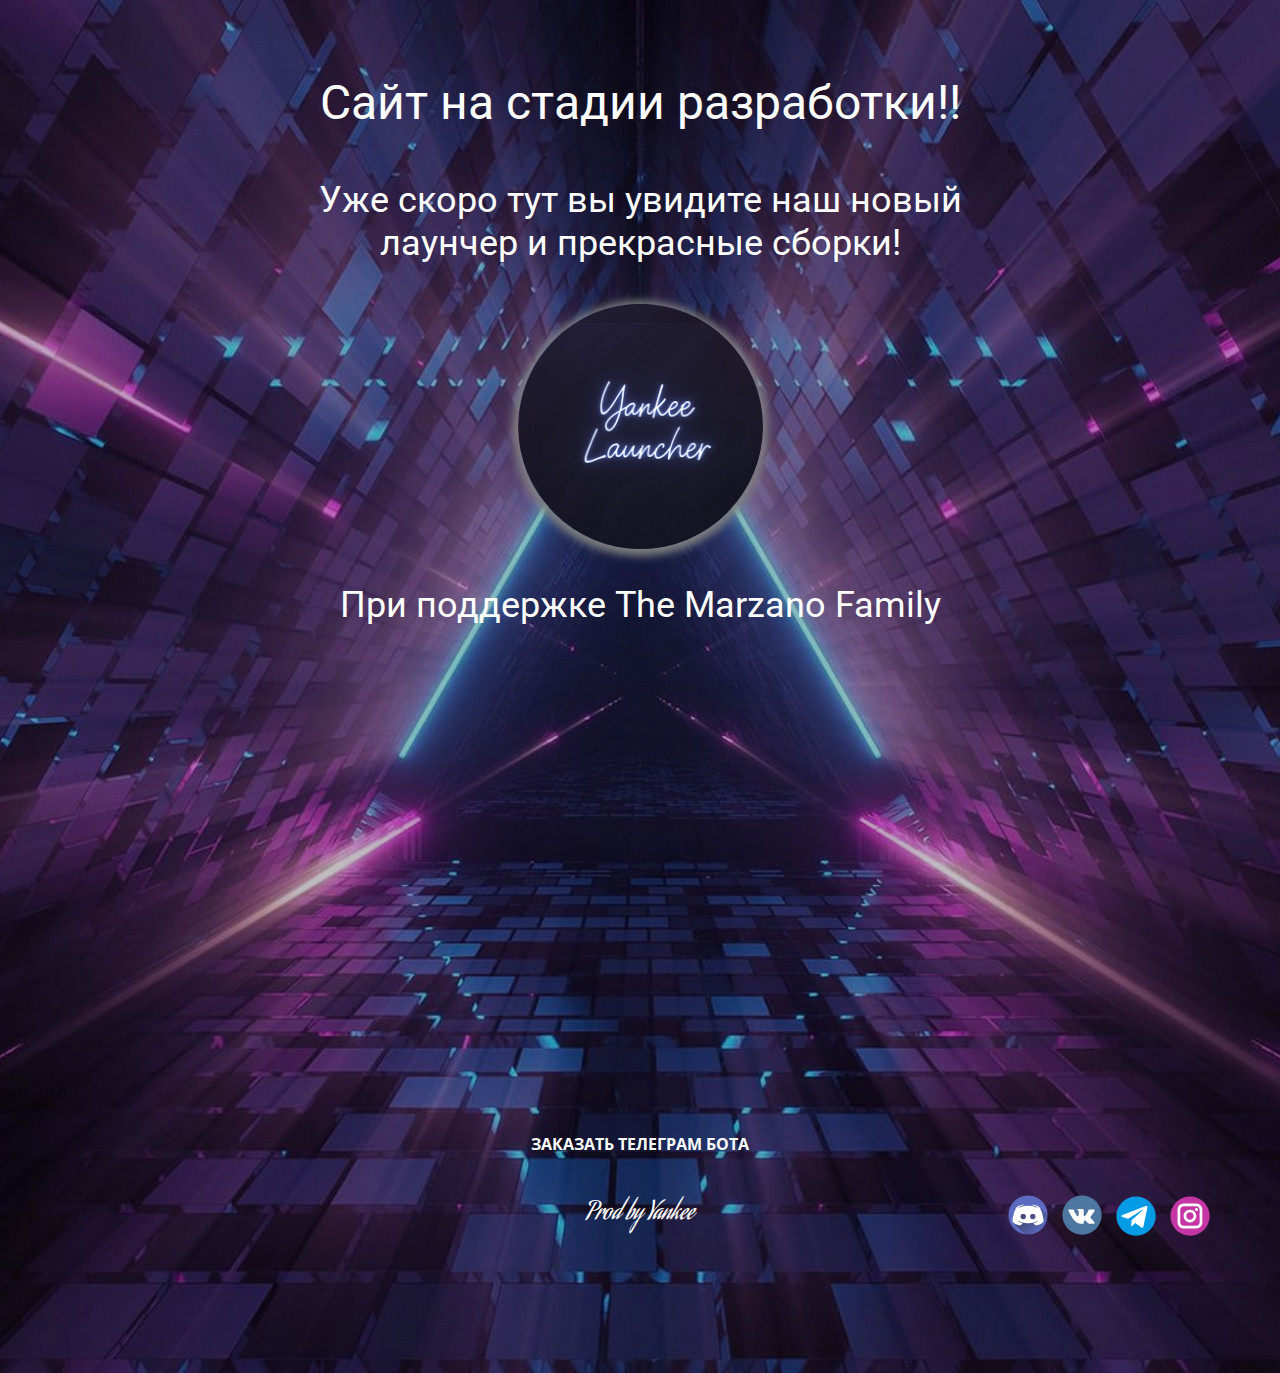
<file: index.html>
<!DOCTYPE html>
<html style="font-size: 16px;" lang="ru"><head>
    <meta name="viewport" content="width=device-width, initial-scale=1.0">
    <meta charset="utf-8">
    <meta name="keywords" content="PC gaming news, reviews, and guides">
    <meta name="description" content="">
    <title>YankeeLauncher</title>
    <link rel="stylesheet" href="nicepage.css" media="screen">
<link rel="stylesheet" href="index.css" media="screen">
    <link rel="icon" href="images/favicon.ico">
    <script class="u-script" type="text/javascript" src="jquery.js" defer=""></script>
    <script class="u-script" type="text/javascript" src="nicepage.js" defer=""></script>
    <meta name="generator" content="Nicepage 7.10.10, nicepage.com">
    
    
    
    <link id="u-theme-google-font" rel="stylesheet" href="https://fonts.googleapis.com/css?family=Roboto:100,100i,200,200i,300,300i,400,400i,500,500i,600,600i,700,700i,800,800i,900,900i|Open+Sans:300,300i,400,400i,500,500i,600,600i,700,700i,800,800i">
    <link id="u-page-google-font" rel="stylesheet" href="https://fonts.googleapis.com/css?family=Aguafina+Script:400">
    <script type="application/ld+json">{
		"@context": "http://schema.org",
		"@type": "Organization",
		"name": ""
}</script>
    <meta name="theme-color" content="#478ac9">
    <meta property="og:title" content="Главная">
    <meta property="og:type" content="website">
  <meta data-intl-tel-input-cdn-path="intlTelInput/"></head>
  <body data-home-page="YankeeLauncher.html" data-home-page-title="YankeeLauncher" data-path-to-root="./" data-include-products="true" class="u-body u-overlap u-xl-mode" data-lang="ru">
    <section class="u-align-center u-clearfix u-container-align-center u-image u-shading u-section-1" id="sec-8b8e" src="" data-image-width="1980" data-image-height="1114">
      <div class="u-clearfix u-sheet u-valign-middle-sm u-valign-middle-xs u-sheet-1">
        <h2 class="u-subtitle u-text u-text-1">Сайт на стадии разработки!! </h2>
        <h3 class="u-text u-text-2">Уже скоро тут вы увидите наш новый лаунчер и прекрасные сборки!<br>
        </h3>
        <img class="u-hover-feature u-image u-image-circle u-image-contain u-preserve-proportions u-image-1" src="images/ya.jpg" alt="" data-image-width="1000" data-image-height="1000" data-animation-name="pulse" data-animation-duration="1000" data-animation-delay="0" data-animation-direction="" title="Telegram" data-href="https://t.me/masya_yankovskiy">
        <h3 class="u-text u-text-3">При поддержке The Marzano Family </h3>
        <img class="u-image u-image-round u-preserve-proportions u-radius u-image-2" src="images/photo_2025-06-24_10-58-23.jpg" alt="" data-image-width="640" data-image-height="640" data-animation-name="customAnimationIn" data-animation-duration="1000" data-animation-delay="0">
        <a href="https://t.me/masya_yankovskiy" class="u-active-white u-border-0 u-btn u-button-style u-hover-feature u-hover-white u-none u-text-active-black u-text-hover-black u-btn-1" title="Telegram">Заказать телеграм бота </a>
        <p class="u-custom-font u-hover-feature u-small-text u-text u-text-variant u-text-4">Prod by Yankee </p>
        <div class="u-hover-feature u-social-icons u-social-icons-1">
          <a class="u-social-url" target="_blank" data-type="Telegram" title="Telegram" href="https://t.me/masya_yankovskiy"><span class="u-icon u-social-icon u-social-telegram u-icon-1"><svg class="u-svg-link" preserveAspectRatio="xMidYMin slice" viewBox="0 0 112 112" style=""><use xlink:href="#svg-ad57"></use></svg><svg class="u-svg-content" viewBox="0 0 112 112" x="0" y="0" id="svg-ad57"><circle fill="currentColor" cx="56.1" cy="56.1" r="55"></circle><path fill="#FFFFFF" d="M18.4,53.2l64.7-24.9c3-1.1,5.6,0.7,4.7,5.3l0,0l-11,51.8c-0.8,3.7-3,4.6-6.1,2.8L53.9,75.8l-8.1,7.8
	c-0.9,0.9-1.7,1.6-3.4,1.6l1.2-17l31.1-28c1.4-1.2-0.3-1.9-2.1-0.7L34.2,63.7l-16.6-5.2C14,57.4,14,54.9,18.4,53.2L18.4,53.2z"></path></svg></span>
          </a>
        </div>
        <div class="u-hover-feature u-social-icons u-social-icons-2">
          <a class="u-social-url" target="_blank" data-type="VK" title="VK" href="https://vk.com/maxyankovskiy"><span class="u-icon u-social-icon u-social-vk u-icon-2"><svg class="u-svg-link" preserveAspectRatio="xMidYMin slice" viewBox="0 0 112 112" style=""><use xlink:href="#svg-77dc"></use></svg><svg class="u-svg-content" viewBox="0 0 112 112" x="0" y="0" id="svg-77dc"><circle fill="currentColor" class="st0" cx="56.1" cy="56.1" r="55"></circle><path fill="#FFFFFF" d="M88.2,80.7l-9.8,0.1c0,0-2.1,0.4-4.9-1.5c-3.7-2.5-7.2-9.1-9.9-8.2C60.9,72,61,77.9,61,77.9s0,1.3-0.6,1.9
      c-0.7,0.7-2,0.9-2,0.9H54c0,0-9.7,0.6-18.3-8.3c-9.3-9.7-17.6-29-17.6-29s-0.5-1.3,0-1.9c0.6-0.7,2.2-0.7,2.2-0.7l10.5-0.1
      c0,0,1,0.2,1.7,0.7c0.6,0.4,0.9,1.2,0.9,1.2s1.7,4.3,4,8.2c4.4,7.6,6.4,9.3,7.9,8.4c2.2-1.2,1.5-10.7,1.5-10.7s0-3.5-1.1-5
      c-0.9-1.2-2.5-1.5-3.3-1.6c-0.6-0.1,0.4-1.5,1.6-2.1c1.9-0.9,5.2-1,9.2-0.9c3.1,0,4,0.2,5.2,0.5c3.6,0.9,2.4,4.3,2.4,12.4
      c0,2.6-0.5,6.3,1.4,7.5c0.8,0.5,2.8,0.1,7.7-8.3c2.3-4,4.1-8.6,4.1-8.6s0.4-0.8,1-1.2s1.4-0.3,1.4-0.3l11.1-0.1c0,0,3.3-0.4,3.9,1.1
      c0.6,1.6-1.2,5.3-5.8,11.3c-7.4,9.9-8.3,9-2.1,14.7c5.9,5.5,7.1,8.1,7.3,8.5C93.4,80.4,88.2,80.7,88.2,80.7z"></path></svg></span>
          </a>
        </div>
        <div class="u-hover-feature u-social-icons u-social-icons-3">
          <a class="u-social-url" target="_blank" data-type="Custom" title="Discord" href="https://discord.com/users/706186276142972930"><span class="u-file-icon u-icon u-social-custom u-social-icon u-icon-3"><img src="images/discord.png" alt=""></span>
          </a>
        </div>
        <div class="u-hover-feature u-social-icons u-social-icons-4">
          <a class="u-social-url" title="instagram" target="_blank" href="https://www.instagram.com/masia_yancovskiy/?hl=ru"><span class="u-icon u-social-icon u-social-instagram u-icon-4"><svg class="u-svg-link" preserveAspectRatio="xMidYMin slice" viewBox="0 0 112 112" style=""><use xlink:href="#svg-5f6f"></use></svg><svg class="u-svg-content" viewBox="0 0 112 112" x="0" y="0" id="svg-5f6f"><circle fill="currentColor" cx="56.1" cy="56.1" r="55"></circle><path fill="#FFFFFF" d="M55.9,38.2c-9.9,0-17.9,8-17.9,17.9C38,66,46,74,55.9,74c9.9,0,17.9-8,17.9-17.9C73.8,46.2,65.8,38.2,55.9,38.2
      z M55.9,66.4c-5.7,0-10.3-4.6-10.3-10.3c-0.1-5.7,4.6-10.3,10.3-10.3c5.7,0,10.3,4.6,10.3,10.3C66.2,61.8,61.6,66.4,55.9,66.4z"></path><path fill="#FFFFFF" d="M74.3,33.5c-2.3,0-4.2,1.9-4.2,4.2s1.9,4.2,4.2,4.2s4.2-1.9,4.2-4.2S76.6,33.5,74.3,33.5z"></path><path fill="#FFFFFF" d="M73.1,21.3H38.6c-9.7,0-17.5,7.9-17.5,17.5v34.5c0,9.7,7.9,17.6,17.5,17.6h34.5c9.7,0,17.5-7.9,17.5-17.5V38.8
      C90.6,29.1,82.7,21.3,73.1,21.3z M83,73.3c0,5.5-4.5,9.9-9.9,9.9H38.6c-5.5,0-9.9-4.5-9.9-9.9V38.8c0-5.5,4.5-9.9,9.9-9.9h34.5
      c5.5,0,9.9,4.5,9.9,9.9V73.3z"></path></svg></span>
          </a>
        </div>
      </div>
      
      
      
      
      
      
      
    </section>
</file>
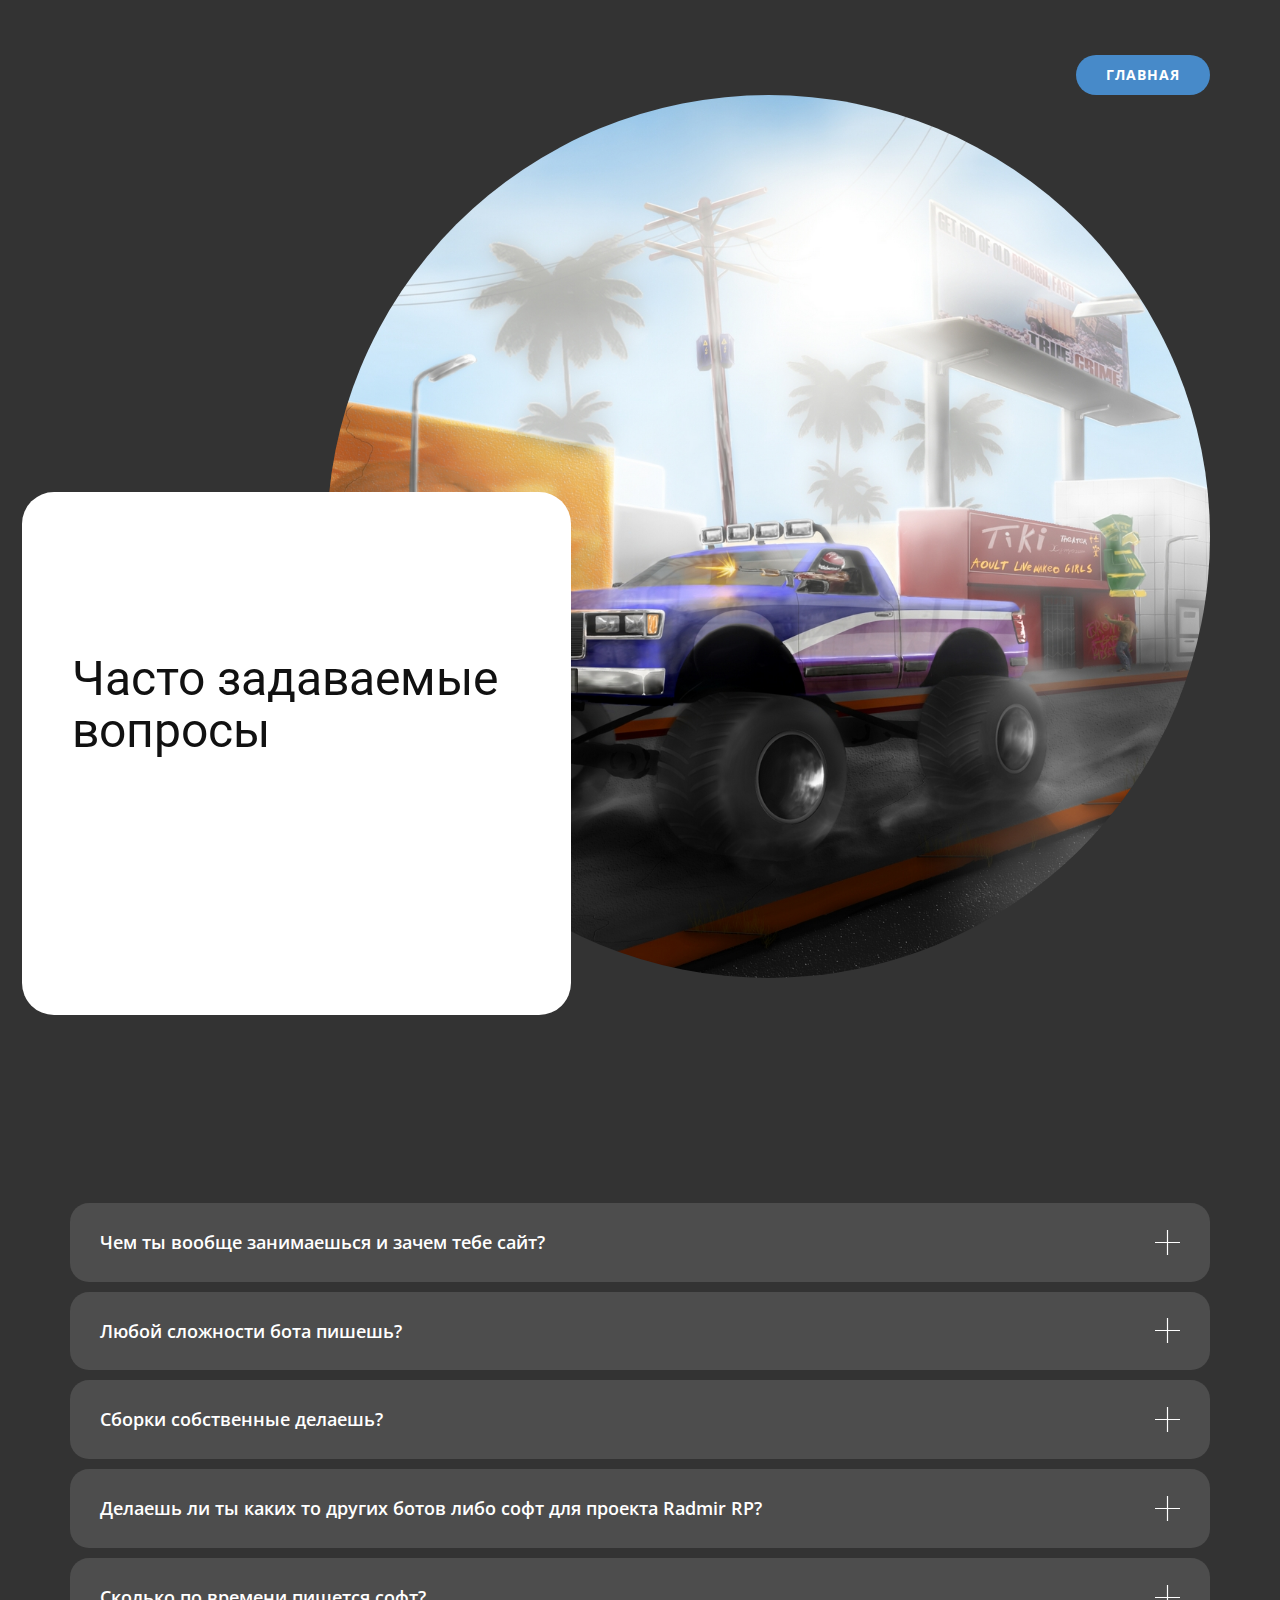
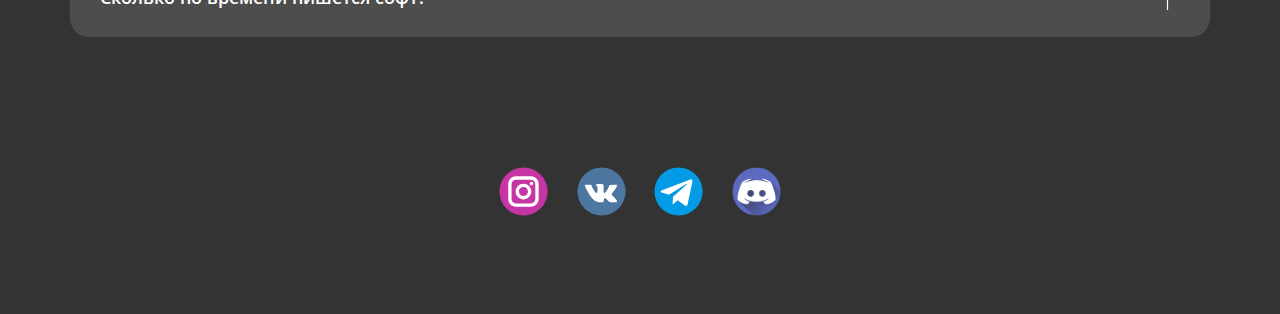
<file: FAQ.html>
<!DOCTYPE html>
<html style="font-size: 16px;" lang="ru"><head>
    <meta name="viewport" content="width=device-width, initial-scale=1.0">
    <meta charset="utf-8">
    <meta name="keywords" content="Часто задаваемые вопросы, Часто задаваемые вопросы о кемпингах, Свяжитесь с нами">
    <meta name="description" content="">
    <title>FAQ</title>
    <link rel="stylesheet" href="nicepage.css" media="screen">
<link rel="stylesheet" href="FAQ.css" media="screen">
    <script class="u-script" type="text/javascript" src="jquery.js" defer=""></script>
    <script class="u-script" type="text/javascript" src="nicepage.js" defer=""></script>
    <meta name="generator" content="Nicepage 7.10.10, nicepage.com">
    
    
    
    
    
    
    <link id="u-theme-google-font" rel="stylesheet" href="https://fonts.googleapis.com/css?family=Roboto:100,100i,200,200i,300,300i,400,400i,500,500i,600,600i,700,700i,800,800i,900,900i|Open+Sans:300,300i,400,400i,500,500i,600,600i,700,700i,800,800i">
    <script type="application/ld+json">{
		"@context": "http://schema.org",
		"@type": "Organization",
		"name": ""
}</script>
    <meta name="theme-color" content="#478ac9">
    <meta property="og:title" content="FAQ">
    <meta property="og:type" content="website">
  <meta data-intl-tel-input-cdn-path="intlTelInput/"></head>
  <body data-path-to-root="./" data-include-products="true" class="u-body u-overlap u-xl-mode" data-lang="ru">
    <section class="u-clearfix u-grey-80 u-section-1" id="carousel_51a1">
      <div class="u-clearfix u-sheet u-sheet-1">
        <a href="./#sec-8b8e" data-page-id="62559672" class="u-btn u-btn-round u-button-style u-hover-palette-1-light-1 u-palette-1-base u-radius u-btn-1" title="YankeeLauncher">Главная </a>
        <div class="u-align-left u-expanded-width-xs u-image u-image-circle u-preserve-proportions u-image-1" data-image-width="3000" data-image-height="1875" data-animation-name="customAnimationIn" data-animation-duration="1500" data-animation-delay="200">
          <div class="u-preserve-proportions-child" style="padding-top: 100%;"></div>
        </div>
        <div class="u-shape u-shape-svg u-text-palette-1-base u-shape-1" data-animation-name="customAnimationIn" data-animation-duration="1500" data-animation-delay="250">
          <svg class="u-svg-link" preserveAspectRatio="none" viewBox="0 0 160 160" style=""><use xlink:href="#svg-a0bf"></use></svg>
          <svg class="u-svg-content" viewBox="0 0 160 160" x="0px" y="0px" id="svg-a0bf" style="enable-background:new 0 0 160 160;"><path d="M80,30c27.6,0,50,22.4,50,50s-22.4,50-50,50s-50-22.4-50-50S52.4,30,80,30 M80,0C35.8,0,0,35.8,0,80s35.8,80,80,80
	s80-35.8,80-80S124.2,0,80,0L80,0z"></path></svg>
        </div>
        <div class="u-align-left u-container-align-left u-container-align-left-lg u-container-align-left-md u-container-align-left-xl u-container-style u-expanded-width-sm u-expanded-width-xs u-group u-radius u-shape-round u-white u-group-1" data-animation-name="flipIn" data-animation-duration="1500" data-animation-delay="500" data-animation-direction="X">
          <div class="u-container-layout u-valign-middle-lg u-valign-middle-md u-valign-middle-xl u-container-layout-1">
            <h2 class="u-align-left u-text u-text-1">Часто задаваемые вопросы</h2>
            <a href="FAQ.html#sec-d9f0" data-page-id="125210105" class="u-active-white u-align-center u-border-2 u-border-active-palette-1-base u-border-hover-palette-1-base u-border-palette-1-base u-btn u-button-style u-hover-white u-palette-1-base u-radius u-btn-2" data-animation-name="customAnimationIn" data-animation-duration="1500" data-animation-delay="500" data-animation-direction="">узнать больше</a>
          </div>
        </div>
      </div>
    </section>
    <section class="u-align-center u-clearfix u-container-align-center u-container-align-center-lg u-container-align-center-xl u-grey-80 u-valign-top-lg u-section-2" src="" id="carousel_5298">
      <div class="u-container-style u-expanded-width u-group u-image u-shading u-image-1" data-animation-name="flipIn" data-animation-duration="1500" data-animation-delay="0" data-animation-direction="X" data-image-width="2133" data-image-height="1200">
        <div class="u-container-layout u-valign-top-lg u-container-layout-1">
          <h2 class="u-align-center u-text u-text-default u-text-1">Часто задаваемые вопросы&nbsp;</h2>
        </div>
      </div>
      <div class="custom-expanded u-accordion u-collapsed-by-default u-faq u-spacing-10 u-accordion-1" role="tablist">
        <div class="u-accordion-item">
          <a class="u-accordion-link u-active-grey-60 u-btn-round u-button-style u-grey-70 u-hover-grey-60 u-radius u-accordion-link-1" id="link-accordion-f600" aria-controls="accordion-f600" aria-selected="false" role="tab"><span class="u-accordion-link-text">Чем ты вообще занимаешься и зачем тебе сайт?</span><span class="u-accordion-link-icon u-icon u-icon-circle u-radius-50 u-text-white u-icon-1"><svg class="u-svg-link" preserveAspectRatio="xMidYMin slice" viewBox="0 0 42 42" style=""><use xmlns:xlink="http://www.w3.org/1999/xlink" xlink:href="#svg-977a"></use></svg><svg xmlns="http://www.w3.org/2000/svg" xmlns:xlink="http://www.w3.org/1999/xlink" version="1.1" xml:space="preserve" class="u-svg-content" viewBox="0 0 42 42" x="0px" y="0px" id="svg-977a" style="enable-background:new 0 0 42 42;"><polygon points="42,20 22,20 22,0 20,0 20,20 0,20 0,22 20,22 20,42 22,42 22,22 42,22 "></polygon></svg></span>
          </a>
          <div class="u-accordion-pane u-container-style u-shape-rectangle u-accordion-pane-1" id="accordion-f600" aria-labelledby="link-accordion-f600" role="tabpanel">
            <div class="u-container-layout u-container-layout-2">
              <div class="fr-view u-clearfix u-hover-feature u-rich-text u-text u-text-2">
                <p>
                  <br>
                </p>
                <ul>
                  <li style="line-height: 2;">Занимаюсь я разработкой приложений, так же ботов телеграмм. Сайт мне для удобства общения с вами.</li>
                </ul>
              </div>
            </div>
          </div>
        </div>
        <div class="u-accordion-item">
          <a class="u-accordion-link u-active-grey-60 u-btn-round u-button-style u-grey-70 u-hover-grey-60 u-radius u-accordion-link-2" id="link-accordion-72f4" aria-controls="accordion-72f4" aria-selected="false" role="tab"><span class="u-accordion-link-text">Любой сложности бота пишешь?</span><span class="u-accordion-link-icon u-icon u-icon-circle u-radius-50 u-text-white u-icon-2"><svg class="u-svg-link" preserveAspectRatio="xMidYMin slice" viewBox="0 0 42 42" style=""><use xmlns:xlink="http://www.w3.org/1999/xlink" xlink:href="#svg-e1b5"></use></svg><svg xmlns="http://www.w3.org/2000/svg" xmlns:xlink="http://www.w3.org/1999/xlink" version="1.1" xml:space="preserve" class="u-svg-content" viewBox="0 0 42 42" x="0px" y="0px" id="svg-e1b5" style="enable-background:new 0 0 42 42;"><polygon points="42,20 22,20 22,0 20,0 20,20 0,20 0,22 20,22 20,42 22,42 22,22 42,22 "></polygon></svg></span>
          </a>
          <div class="u-accordion-pane u-container-style u-shape-rectangle u-accordion-pane-2" id="accordion-72f4" aria-labelledby="link-accordion-72f4" role="tabpanel">
            <div class="u-container-layout u-container-layout-3">
              <div class="fr-view u-clearfix u-rich-text u-text">
                <p>Да, любой сложности, зависит от клиента, обычно не сложные боты приходят в работу, самого сложного бота делал для главы мафии The Morzano Family там очень много задач и обработок всего лишь.</p>
              </div>
            </div>
          </div>
        </div>
        <div class="u-accordion-item u-accordion-item-3">
          <a class="u-accordion-link u-active-grey-60 u-btn-round u-button-style u-grey-70 u-hover-grey-60 u-radius u-accordion-link-3" id="link-accordion-854e" aria-controls="accordion-854e" aria-selected="false" role="tab"><span class="u-accordion-link-text">Сборки собственные делаешь? </span><span class="u-accordion-link-icon u-icon u-icon-circle u-radius-50 u-text-white u-icon-3"><svg class="u-svg-link" preserveAspectRatio="xMidYMin slice" viewBox="0 0 42 42" style=""><use xmlns:xlink="http://www.w3.org/1999/xlink" xlink:href="#svg-91c8"></use></svg><svg xmlns="http://www.w3.org/2000/svg" xmlns:xlink="http://www.w3.org/1999/xlink" version="1.1" xml:space="preserve" class="u-svg-content" viewBox="0 0 42 42" x="0px" y="0px" id="svg-91c8" style="enable-background:new 0 0 42 42;"><polygon points="42,20 22,20 22,0 20,0 20,20 0,20 0,22 20,22 20,42 22,42 22,22 42,22 "></polygon></svg></span>
          </a>
          <div class="u-accordion-pane u-container-style u-shape-rectangle u-accordion-pane-3" id="accordion-854e" aria-labelledby="link-accordion-854e" role="tabpanel">
            <div class="u-container-layout u-container-layout-4">
              <div class="fr-view u-clearfix u-rich-text u-text">
                <p>Нет пока что, я всего лишь беру сборки у топовых известных workshop-мейкеров таких как UNFORGET COMPANY или другие, оптимизирую что бы не крашила игра.<br>Моя задача дать продукт который не крашит, а не кастомизировать то что уже кастомизировано.
                </p>
              </div>
            </div>
          </div>
        </div>
        <div class="u-accordion-item u-accordion-item-4">
          <a class="u-accordion-link u-active-grey-60 u-btn-round u-button-style u-grey-70 u-hover-grey-60 u-radius u-accordion-link-4" id="link-accordion-72f4" aria-controls="accordion-72f4" aria-selected="false" role="tab"><span class="u-accordion-link-text">Делаешь ли ты каких то других ботов либо софт для проекта Radmir RP?&nbsp;</span><span class="u-accordion-link-icon u-icon u-icon-circle u-radius-50 u-text-white u-icon-4"><svg class="u-svg-link" preserveAspectRatio="xMidYMin slice" viewBox="0 0 42 42" style=""><use xmlns:xlink="http://www.w3.org/1999/xlink" xlink:href="#svg-80c8"></use></svg><svg xmlns="http://www.w3.org/2000/svg" xmlns:xlink="http://www.w3.org/1999/xlink" version="1.1" xml:space="preserve" class="u-svg-content" viewBox="0 0 42 42" x="0px" y="0px" id="svg-80c8" style="enable-background:new 0 0 42 42;"><polygon points="42,20 22,20 22,0 20,0 20,20 0,20 0,22 20,22 20,42 22,42 22,22 42,22 "></polygon></svg></span>
          </a>
          <div class="u-accordion-pane u-container-style u-shape-rectangle u-accordion-pane-4" id="accordion-72f4" aria-labelledby="link-accordion-72f4" role="tabpanel">
            <div class="u-container-layout u-container-layout-5">
              <div class="fr-view u-clearfix u-rich-text u-text">
                <p>Максимум оптимизаторы, антикрашеры, или телеграм боты (просто для удобства по желанию заказчика)<br>Cheats которые дают приемущество другим игрокам над остальными - Нет!
                </p>
              </div>
            </div>
          </div>
        </div>
        <div class="u-accordion-item">
          <a class="u-accordion-link u-active-grey-60 u-btn-round u-button-style u-grey-70 u-hover-grey-60 u-radius u-accordion-link-5" id="link-accordion-72f4" aria-controls="accordion-72f4" aria-selected="false" role="tab"><span class="u-accordion-link-text">Сколько по времени пишется софт?</span><span class="u-accordion-link-icon u-icon u-icon-circle u-radius-50 u-text-white u-icon-5"><svg class="u-svg-link" preserveAspectRatio="xMidYMin slice" viewBox="0 0 42 42" style=""><use xmlns:xlink="http://www.w3.org/1999/xlink" xlink:href="#svg-ed09"></use></svg><svg xmlns="http://www.w3.org/2000/svg" xmlns:xlink="http://www.w3.org/1999/xlink" version="1.1" xml:space="preserve" class="u-svg-content" viewBox="0 0 42 42" x="0px" y="0px" id="svg-ed09" style="enable-background:new 0 0 42 42;"><polygon points="42,20 22,20 22,0 20,0 20,20 0,20 0,22 20,22 20,42 22,42 22,22 42,22 "></polygon></svg></span>
          </a>
          <div class="u-accordion-pane u-container-style u-shape-rectangle u-accordion-pane-5" id="accordion-72f4" aria-labelledby="link-accordion-72f4" role="tabpanel">
            <div class="u-container-layout u-container-layout-6">
              <div class="fr-view u-clearfix u-rich-text u-text">
                <p>Всё зависит от наполнения и функций.</p>
              </div>
            </div>
          </div>
        </div>
      </div>
      
    </section>
    <section class="u-align-center u-clearfix u-container-align-center u-container-align-center-lg u-container-align-center-md u-container-align-center-xl u-grey-80 u-section-3" id="sec-d9f0">
      <div class="u-clearfix u-sheet u-valign-middle-lg u-valign-middle-md u-sheet-1">
        <h2 class="u-align-center u-text u-text-default-lg u-text-default-md u-text-default-xl u-text-1" data-animation-name="customAnimationIn" data-animation-duration="1500">Связь со мной </h2>
        <div class="u-social-icons u-social-icons-1">
          <a class="u-social-url" title="instagram" target="_blank" href="https://www.instagram.com/masia_yancovskiy/?hl=ru"><span class="u-icon u-social-icon u-social-instagram u-icon-1"><svg class="u-svg-link" preserveAspectRatio="xMidYMin slice" viewBox="0 0 112 112" style=""><use xlink:href="#svg-d9bf"></use></svg><svg class="u-svg-content" viewBox="0 0 112 112" x="0" y="0" id="svg-d9bf"><circle fill="currentColor" cx="56.1" cy="56.1" r="55"></circle><path fill="#FFFFFF" d="M55.9,38.2c-9.9,0-17.9,8-17.9,17.9C38,66,46,74,55.9,74c9.9,0,17.9-8,17.9-17.9C73.8,46.2,65.8,38.2,55.9,38.2
z M55.9,66.4c-5.7,0-10.3-4.6-10.3-10.3c-0.1-5.7,4.6-10.3,10.3-10.3c5.7,0,10.3,4.6,10.3,10.3C66.2,61.8,61.6,66.4,55.9,66.4z"></path><path fill="#FFFFFF" d="M74.3,33.5c-2.3,0-4.2,1.9-4.2,4.2s1.9,4.2,4.2,4.2s4.2-1.9,4.2-4.2S76.6,33.5,74.3,33.5z"></path><path fill="#FFFFFF" d="M73.1,21.3H38.6c-9.7,0-17.5,7.9-17.5,17.5v34.5c0,9.7,7.9,17.6,17.5,17.6h34.5c9.7,0,17.5-7.9,17.5-17.5V38.8
C90.6,29.1,82.7,21.3,73.1,21.3z M83,73.3c0,5.5-4.5,9.9-9.9,9.9H38.6c-5.5,0-9.9-4.5-9.9-9.9V38.8c0-5.5,4.5-9.9,9.9-9.9h34.5
c5.5,0,9.9,4.5,9.9,9.9V73.3z"></path></svg></span>
          </a>
          <a class="u-social-url" target="_blank" data-type="VK" title="VK" href="https://vk.com/maxyankovskiy"><span class="u-icon u-social-icon u-social-vk u-icon-2"><svg class="u-svg-link" preserveAspectRatio="xMidYMin slice" viewBox="0 0 112 112" style=""><use xlink:href="#svg-d3d1"></use></svg><svg class="u-svg-content" viewBox="0 0 112 112" x="0" y="0" id="svg-d3d1"><circle fill="currentColor" class="st0" cx="56.1" cy="56.1" r="55"></circle><path fill="#FFFFFF" d="M88.2,80.7l-9.8,0.1c0,0-2.1,0.4-4.9-1.5c-3.7-2.5-7.2-9.1-9.9-8.2C60.9,72,61,77.9,61,77.9s0,1.3-0.6,1.9
      c-0.7,0.7-2,0.9-2,0.9H54c0,0-9.7,0.6-18.3-8.3c-9.3-9.7-17.6-29-17.6-29s-0.5-1.3,0-1.9c0.6-0.7,2.2-0.7,2.2-0.7l10.5-0.1
      c0,0,1,0.2,1.7,0.7c0.6,0.4,0.9,1.2,0.9,1.2s1.7,4.3,4,8.2c4.4,7.6,6.4,9.3,7.9,8.4c2.2-1.2,1.5-10.7,1.5-10.7s0-3.5-1.1-5
      c-0.9-1.2-2.5-1.5-3.3-1.6c-0.6-0.1,0.4-1.5,1.6-2.1c1.9-0.9,5.2-1,9.2-0.9c3.1,0,4,0.2,5.2,0.5c3.6,0.9,2.4,4.3,2.4,12.4
      c0,2.6-0.5,6.3,1.4,7.5c0.8,0.5,2.8,0.1,7.7-8.3c2.3-4,4.1-8.6,4.1-8.6s0.4-0.8,1-1.2s1.4-0.3,1.4-0.3l11.1-0.1c0,0,3.3-0.4,3.9,1.1
      c0.6,1.6-1.2,5.3-5.8,11.3c-7.4,9.9-8.3,9-2.1,14.7c5.9,5.5,7.1,8.1,7.3,8.5C93.4,80.4,88.2,80.7,88.2,80.7z"></path></svg></span>
          </a>
          <a class="u-social-url" target="_blank" data-type="Telegram" title="Telegram" href="https://t.me/masya_yankovskiy"><span class="u-icon u-social-icon u-social-telegram u-icon-3"><svg class="u-svg-link" preserveAspectRatio="xMidYMin slice" viewBox="0 0 112 112" style=""><use xlink:href="#svg-457f"></use></svg><svg class="u-svg-content" viewBox="0 0 112 112" x="0" y="0" id="svg-457f"><circle fill="currentColor" cx="56.1" cy="56.1" r="55"></circle><path fill="#FFFFFF" d="M18.4,53.2l64.7-24.9c3-1.1,5.6,0.7,4.7,5.3l0,0l-11,51.8c-0.8,3.7-3,4.6-6.1,2.8L53.9,75.8l-8.1,7.8
	c-0.9,0.9-1.7,1.6-3.4,1.6l1.2-17l31.1-28c1.4-1.2-0.3-1.9-2.1-0.7L34.2,63.7l-16.6-5.2C14,57.4,14,54.9,18.4,53.2L18.4,53.2z"></path></svg></span>
          </a>
          <a class="u-social-url" target="_blank" data-type="Custom" title="Discord" href="https://discordapp.com/users/706186276142972930"><span class="u-file-icon u-icon u-social-custom u-social-icon u-icon-4"><img src="images/discord.png" alt=""></span>
          </a>
        </div>
      </div>
    </section>
    
    
    
    
    
    <section class="u-backlink u-clearfix u-grey-80"></section>
  
</body></html>
</file>
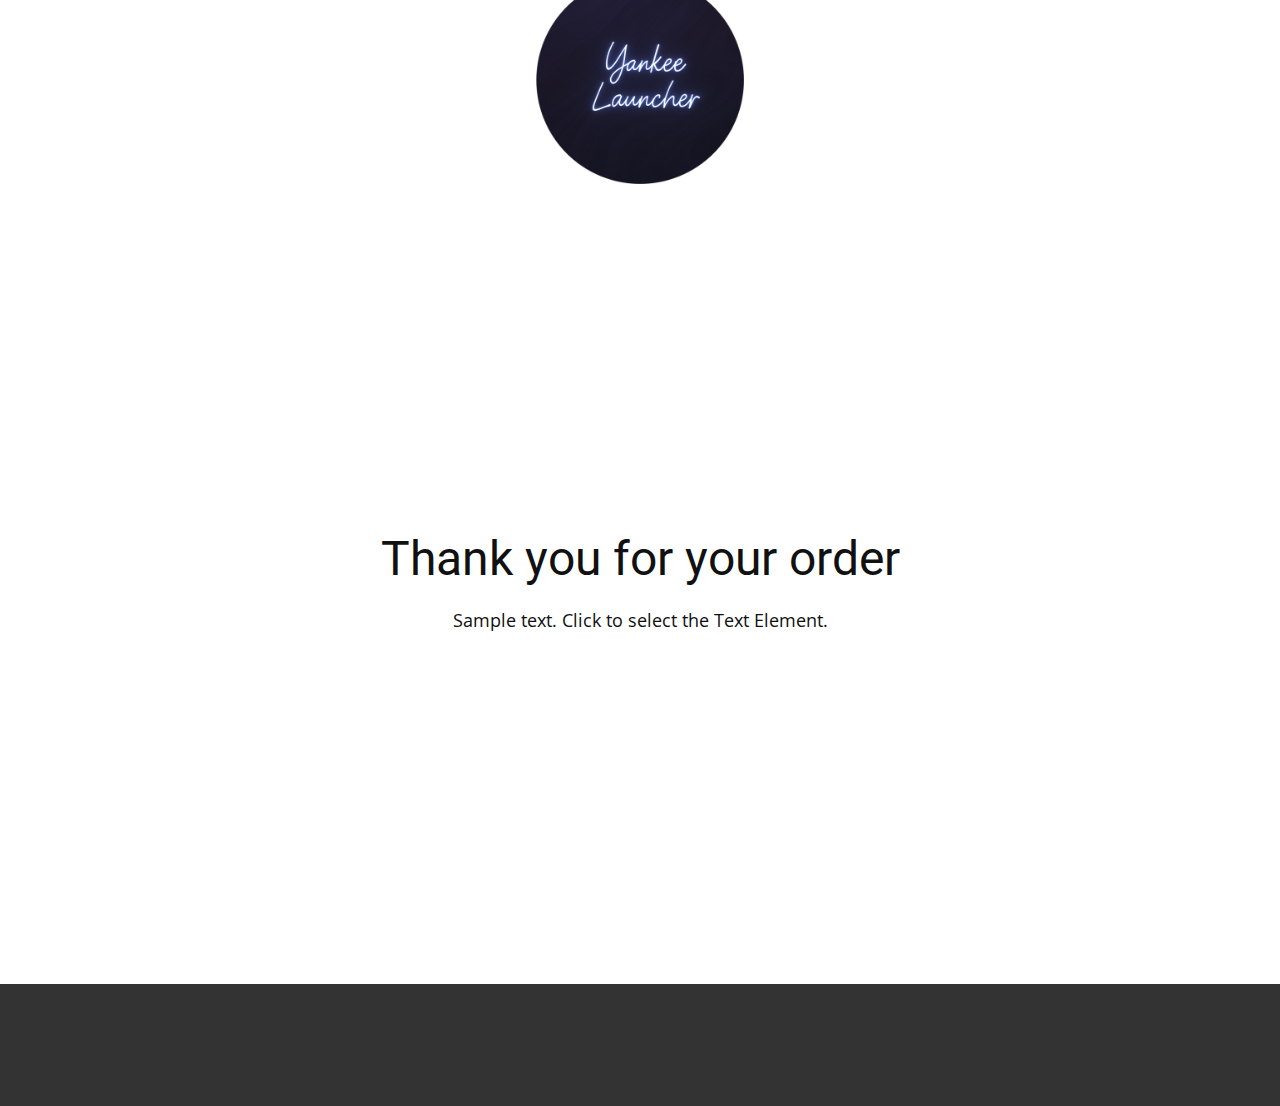
<file: thank-you-page.html>
<!DOCTYPE html>
<html style="font-size: 16px;" lang="ru"><head>
    <meta name="viewport" content="width=device-width, initial-scale=1.0">
    <meta charset="utf-8">
    <meta name="keywords" content="Thank you for your order">
    <meta name="description" content="">
    <title>Thank You Page Template</title>
    <link rel="stylesheet" href="nicepage.css" media="screen">
<link rel="stylesheet" href="Thank-You-Page-Template.css" media="screen">
    <script class="u-script" type="text/javascript" src="jquery.js" defer=""></script>
    <script class="u-script" type="text/javascript" src="nicepage.js" defer=""></script>
    <meta name="generator" content="Nicepage 7.10.10, nicepage.com">
    
    
    
    <link id="u-theme-google-font" rel="stylesheet" href="https://fonts.googleapis.com/css?family=Roboto:100,100i,200,200i,300,300i,400,400i,500,500i,600,600i,700,700i,800,800i,900,900i|Open+Sans:300,300i,400,400i,500,500i,600,600i,700,700i,800,800i">
    <script type="application/ld+json">{
		"@context": "http://schema.org",
		"@type": "Organization",
		"name": "",
		"logo": "images/ya.jpg"
}</script>
    <meta name="theme-color" content="#478ac9">
    <meta property="og:title" content="Thank You Page Template">
    <meta property="og:type" content="website">
  <meta data-intl-tel-input-cdn-path="intlTelInput/"></head>
  <body data-path-to-root="./" data-include-products="true" class="u-body u-xl-mode" data-lang="ru"><header class="u-clearfix u-header" id="header" data-animation-name="" data-animation-duration="0" data-animation-delay="0" data-animation-direction=""><div class="u-clearfix u-sheet u-valign-bottom u-sheet-1">
        <a href="#" class="u-align-center u-image u-image-round u-logo u-radius u-image-1" data-image-width="1000" data-image-height="1000">
          <img src="images/ya.jpg" class="u-logo-image u-logo-image-1">
        </a>
      </div></header>
    <section class="u-align-center u-clearfix u-container-align-center u-section-1" id="block-1">
      <div class="u-clearfix u-sheet u-valign-middle u-sheet-1">
        <h2 class="u-align-center u-text u-text-default u-text-1"> Thank you for your order</h2>
        <p class="u-align-center u-text u-text-default u-text-2">Sample text. Click to select the Text Element.</p>
      </div>
    </section>
    
    
    
    <footer class="u-align-center u-clearfix u-container-align-center u-footer u-grey-80 u-footer" id="footer"><div class="u-clearfix u-sheet u-sheet-1"></div></footer>
    <section class="u-backlink u-clearfix u-grey-80"></section>
  
</body></html>
</file>
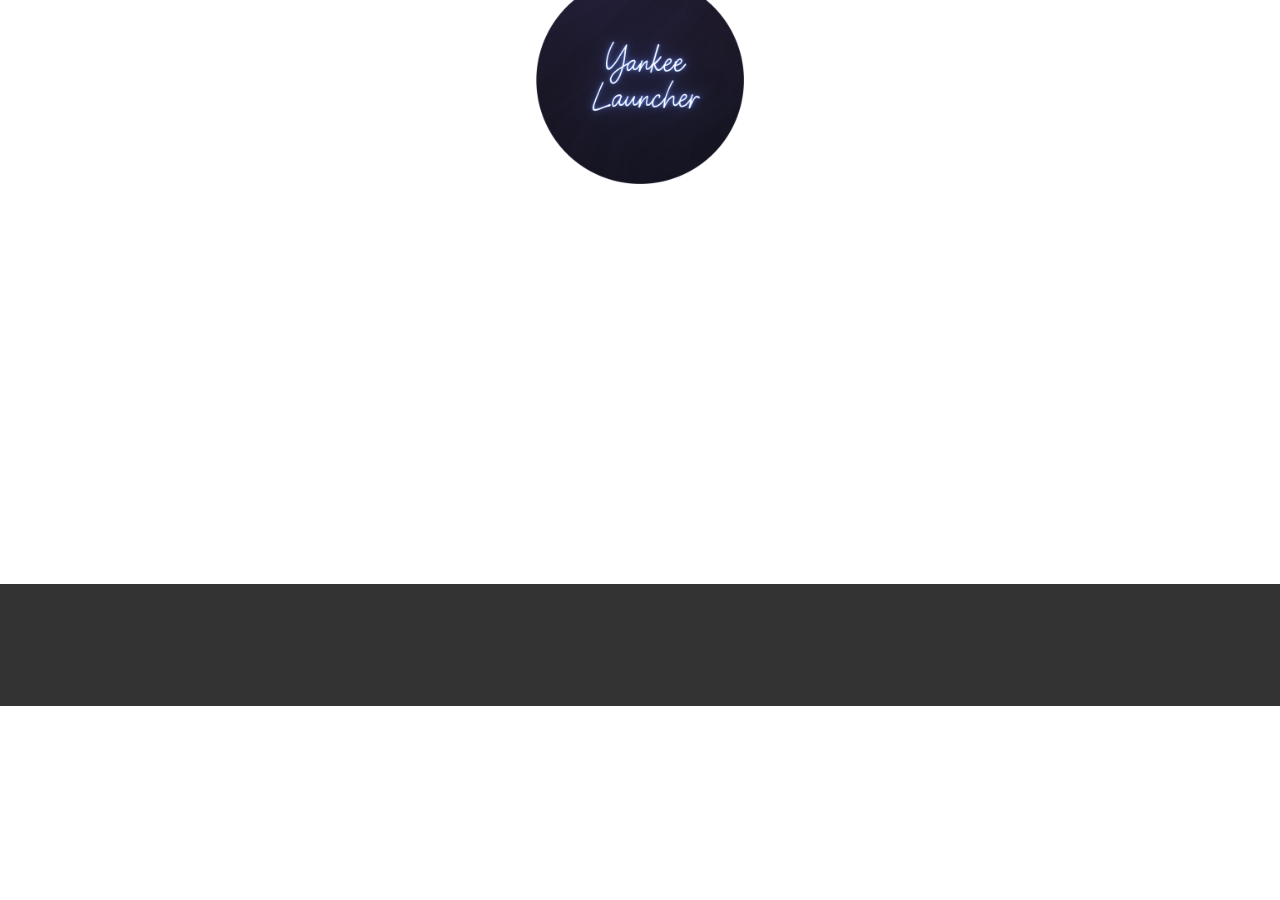
<file: О-нас.html>
<!DOCTYPE html>
<html style="font-size: 16px;" lang="ru"><head>
    <meta name="viewport" content="width=device-width, initial-scale=1.0">
    <meta charset="utf-8">
    <meta name="keywords" content="">
    <meta name="description" content="">
    <title>О нас</title>
    <link rel="stylesheet" href="nicepage.css" media="screen">
<link rel="stylesheet" href="О-нас.css" media="screen">
    <script class="u-script" type="text/javascript" src="jquery.js" defer=""></script>
    <script class="u-script" type="text/javascript" src="nicepage.js" defer=""></script>
    <meta name="generator" content="Nicepage 7.10.10, nicepage.com">
    
    
    
    <link id="u-theme-google-font" rel="stylesheet" href="https://fonts.googleapis.com/css?family=Roboto:100,100i,200,200i,300,300i,400,400i,500,500i,600,600i,700,700i,800,800i,900,900i|Open+Sans:300,300i,400,400i,500,500i,600,600i,700,700i,800,800i">
    <script type="application/ld+json">{
		"@context": "http://schema.org",
		"@type": "Organization",
		"name": "",
		"logo": "images/ya.jpg"
}</script>
    <meta name="theme-color" content="#478ac9">
    <meta property="og:title" content="О нас">
    <meta property="og:type" content="website">
  <meta data-intl-tel-input-cdn-path="intlTelInput/"></head>
  <body data-path-to-root="./" data-include-products="true" class="u-body u-xl-mode" data-lang="ru"><header class="u-clearfix u-header" id="header" data-animation-name="" data-animation-duration="0" data-animation-delay="0" data-animation-direction=""><div class="u-clearfix u-sheet u-valign-bottom u-sheet-1">
        <a href="#" class="u-align-center u-image u-image-round u-logo u-radius u-image-1" data-image-width="1000" data-image-height="1000">
          <img src="images/ya.jpg" class="u-logo-image u-logo-image-1">
        </a>
      </div></header>
    <section class="u-clearfix u-section-1" id="block-1">
      <div class="u-clearfix u-sheet u-sheet-1"></div>
    </section>
    
    
    
    <footer class="u-align-center u-clearfix u-container-align-center u-footer u-grey-80 u-footer" id="footer"><div class="u-clearfix u-sheet u-sheet-1"></div></footer>
    <section class="u-backlink u-clearfix u-grey-80"></section>
  
</body></html>
</file>
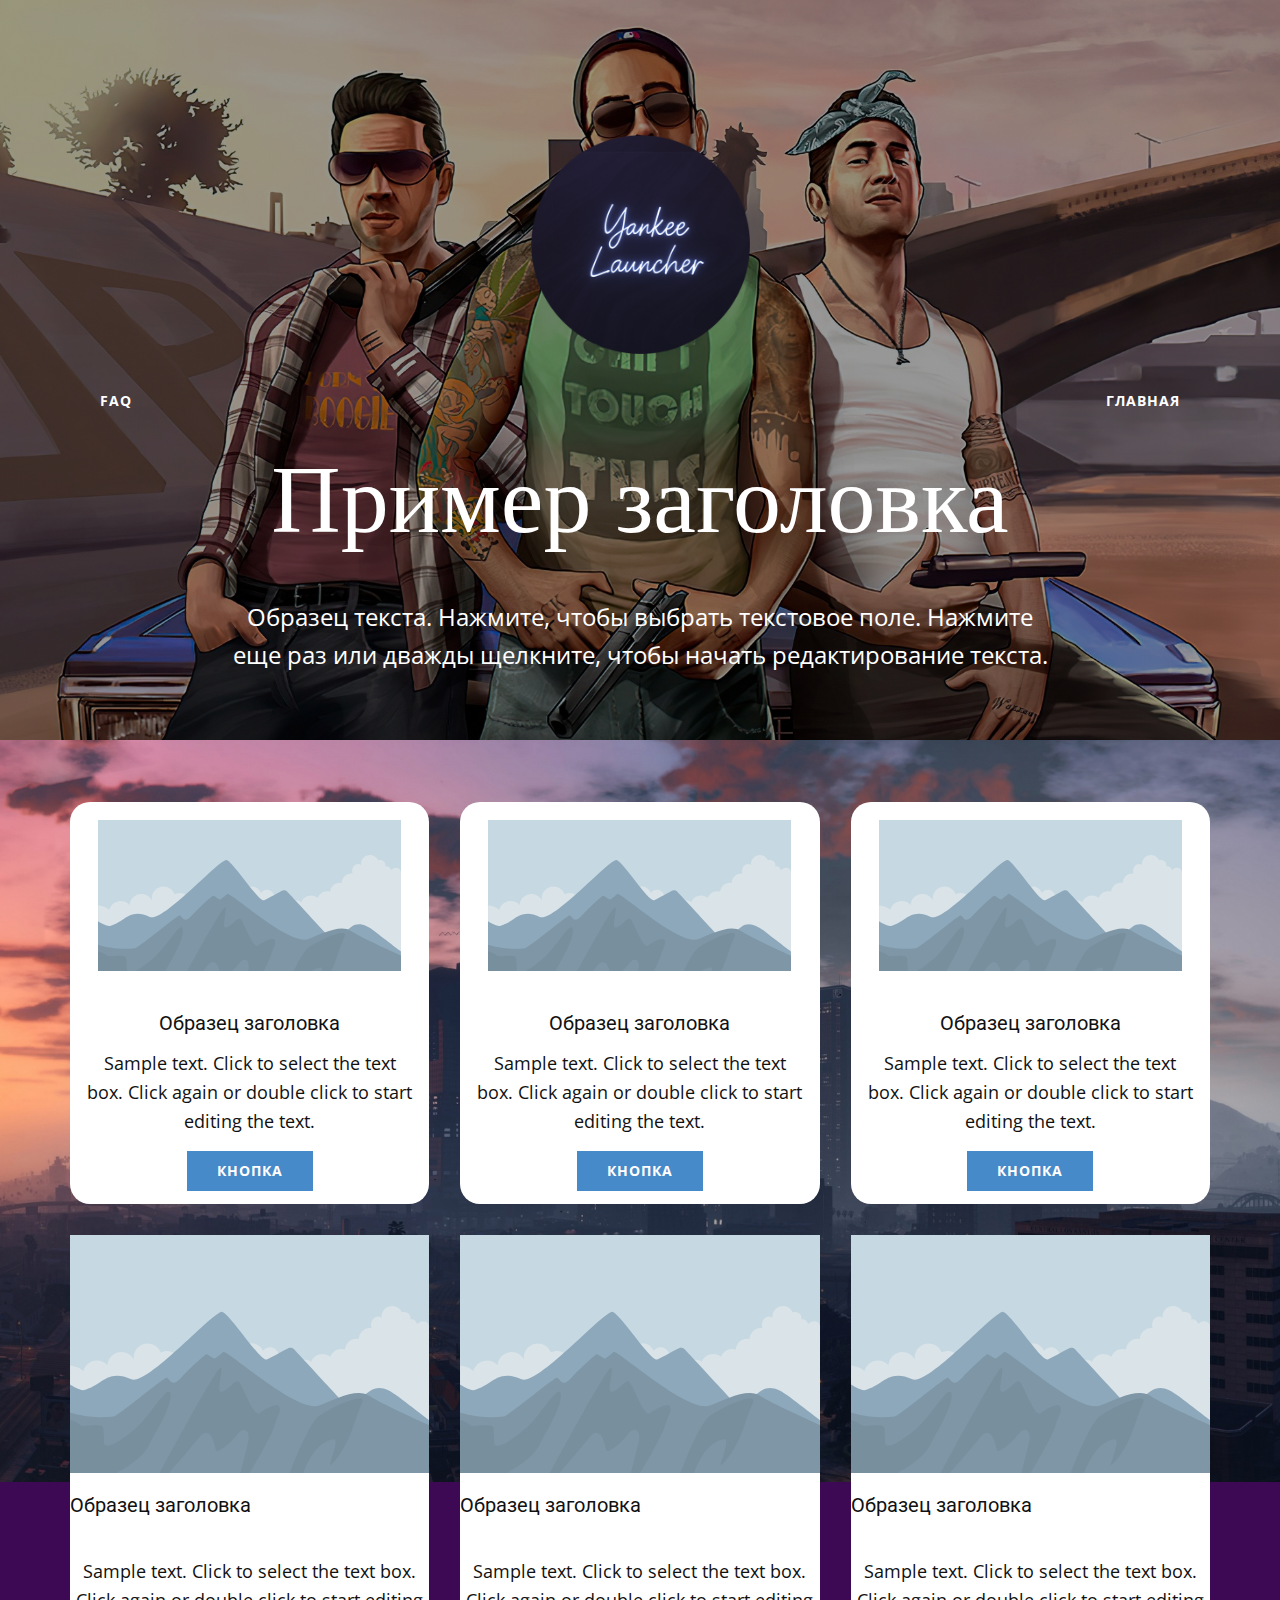
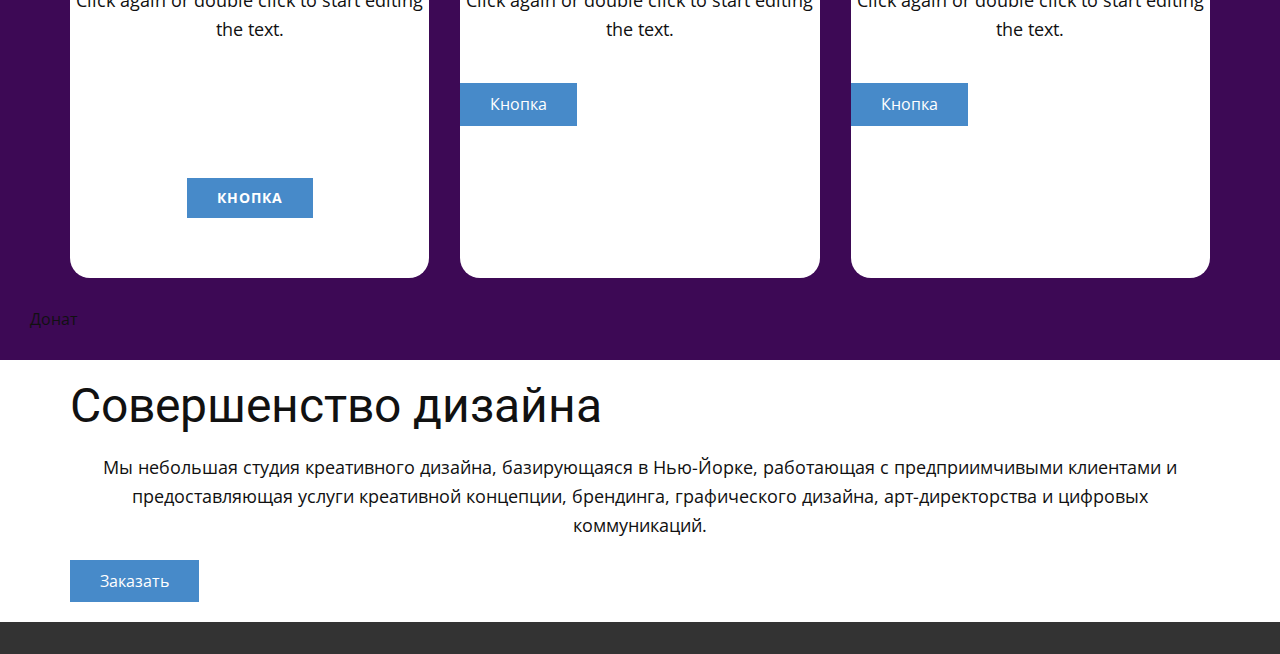
<file: Сборки.html>
<!DOCTYPE html>
<html style="font-size: 16px;" lang="ru"><head>
    <meta name="viewport" content="width=device-width, initial-scale=1.0">
    <meta charset="utf-8">
    <meta name="keywords" content="Образец заголовка, Совершенство дизайна">
    <meta name="description" content="">
    <title>Сборки</title>
    <link rel="stylesheet" href="nicepage.css" media="screen">
<link rel="stylesheet" href="Сборки.css" media="screen">
    <script class="u-script" type="text/javascript" src="jquery.js" defer=""></script>
    <script class="u-script" type="text/javascript" src="nicepage.js" defer=""></script>
    <meta name="generator" content="Nicepage 7.10.10, nicepage.com">
    
    
    
    
    
    
    <link id="u-theme-google-font" rel="stylesheet" href="https://fonts.googleapis.com/css?family=Roboto:100,100i,200,200i,300,300i,400,400i,500,500i,600,600i,700,700i,800,800i,900,900i|Open+Sans:300,300i,400,400i,500,500i,600,600i,700,700i,800,800i">
    <script type="application/ld+json">{
		"@context": "http://schema.org",
		"@type": "Organization",
		"name": ""
}</script>
    <meta name="theme-color" content="#478ac9">
    <meta property="og:title" content="Сборки">
    <meta property="og:type" content="website">
  <meta data-intl-tel-input-cdn-path="intlTelInput/"></head>
  <body data-path-to-root="./" data-include-products="true" class="u-body u-overlap u-overlap-contrast u-overlap-transparent u-xl-mode" data-lang="ru">
    <section class="u-align-center u-clearfix u-container-align-center u-image u-shading u-section-1" id="block-1" data-image-width="3840" data-image-height="2160">
      <div class="u-clearfix u-sheet u-valign-middle-lg u-valign-middle-md u-valign-middle-sm u-sheet-1">
        <img class="u-image u-image-contain u-image-default u-preserve-proportions u-image-1" src="images/ya.jpg" alt="" data-image-width="1000" data-image-height="1000">
        <a href="./#sec-8b8e" data-page-id="62559672" class="u-border-0 u-btn u-button-style u-hover-custom-color-1 u-hover-feature u-none u-btn-1" title="YankeeLauncher">Главная </a>
        <a href="FAQ.html" data-page-id="125210105" class="u-border-0 u-btn u-button-style u-hover-custom-color-1 u-hover-feature u-none u-btn-2" title="FAQ">FAQ </a>
        <h1 class="u-align-center u-text u-text-default u-title u-text-1">Пример заголовка</h1>
        <p class="u-align-center u-large-text u-text u-text-variant u-text-2">Образец текста. Нажмите, чтобы выбрать текстовое поле. Нажмите еще раз или дважды щелкните, чтобы начать редактирование текста.</p>
      </div>
      
      
    </section>
    <section class="u-clearfix u-color-var u-section-2" id="sec-6681">
      <img class="u-expanded-width u-image u-image-default u-image-1" src="images/42366-gorodskoj_pejzazh-gorizont-gorodskoj_rajon-gorod-fortnite-3840x2160.jpg" alt="" data-image-width="3840" data-image-height="2160">
      <div class="custom-expanded u-list u-list-1">
        <div class="u-repeater u-repeater-1">
          <div class="u-container-align-center u-container-style u-list-item u-radius-20 u-repeater-item u-shape-round u-video-cover u-white">
            <div class="u-container-layout u-similar-container u-valign-top-xl u-container-layout-1">
              <img alt="" class="u-expanded-width-lg u-expanded-width-md u-expanded-width-sm u-expanded-width-xs u-image u-image-default u-image-2" data-image-width="2000" data-image-height="1333" src="images/90fc53c9.svg">
              <h5 class="u-align-center u-text u-text-default u-text-1">Образец заголовка</h5>
              <p class="u-align-center u-text u-text-default u-text-2">Sample text. Click to select the text box. Click again or double click to start editing the text.</p>
              <a href="#" class="u-align-center u-btn u-button-style u-btn-1">Кнопка</a>
            </div>
          </div>
          <div class="u-container-align-center u-container-style u-list-item u-radius-20 u-repeater-item u-shape-round u-video-cover u-white">
            <div class="u-container-layout u-similar-container u-valign-top-xl u-container-layout-2">
              <img alt="" class="u-expanded-width-lg u-expanded-width-md u-expanded-width-sm u-expanded-width-xs u-image u-image-default u-image-3" data-image-width="2000" data-image-height="1333" src="images/90fc53c9.svg">
              <h5 class="u-align-center u-text u-text-default u-text-3">Образец заголовка</h5>
              <p class="u-align-center u-text u-text-default u-text-4">Sample text. Click to select the text box. Click again or double click to start editing the text.</p>
              <a href="#" class="u-align-center u-btn u-button-style u-btn-2">Кнопка</a>
            </div>
          </div>
          <div class="u-container-align-center u-container-style u-list-item u-radius-20 u-repeater-item u-shape-round u-video-cover u-white">
            <div class="u-container-layout u-similar-container u-valign-top-xl u-container-layout-3">
              <img alt="" class="u-expanded-width-lg u-expanded-width-md u-expanded-width-sm u-expanded-width-xs u-image u-image-default u-image-4" data-image-width="2000" data-image-height="1333" src="images/90fc53c9.svg">
              <h5 class="u-align-center u-text u-text-default u-text-5">Образец заголовка</h5>
              <p class="u-align-center u-text u-text-default u-text-6">Sample text. Click to select the text box. Click again or double click to start editing the text.</p>
              <a href="#" class="u-align-center u-btn u-button-style u-btn-3">Кнопка</a>
            </div>
          </div>
          <div class="u-container-align-center u-container-style u-list-item u-radius-20 u-repeater-item u-shape-round u-video-cover u-white">
            <div class="u-container-layout u-similar-container u-valign-top-xl u-container-layout-4">
              <img alt="" class="u-expanded-width-lg u-expanded-width-md u-expanded-width-sm u-expanded-width-xs u-image u-image-default u-image-5" data-image-width="2000" data-image-height="1333" src="images/90fc53c9.svg">
              <h5 class="u-align-center u-text u-text-default u-text-7">Образец заголовка</h5>
              <p class="u-align-center u-text u-text-default u-text-8">Sample text. Click to select the text box. Click again or double click to start editing the text.</p>
              <a href="#" class="u-align-center u-btn u-button-style u-btn-4">Кнопка</a>
            </div>
          </div>
          <div class="u-container-align-center u-container-style u-list-item u-radius-20 u-repeater-item u-shape-round u-video-cover u-white">
            <div class="u-container-layout u-similar-container u-valign-top-xl u-container-layout-5">
              <img alt="" class="u-expanded-width-lg u-expanded-width-md u-expanded-width-sm u-expanded-width-xs u-image u-image-default u-image-6" data-image-width="2000" data-image-height="1333" src="images/90fc53c9.svg">
              <h5 class="u-align-center u-text u-text-default u-text-9">Образец заголовка</h5>
              <p class="u-align-center u-text u-text-default u-text-10">Sample text. Click to select the text box. Click again or double click to start editing the text.</p>
              <a href="#" class="u-align-center u-btn u-button-style u-btn-5">Кнопка</a>
            </div>
          </div>
          <div class="u-container-align-center u-container-style u-list-item u-radius-20 u-repeater-item u-shape-round u-video-cover u-white">
            <div class="u-container-layout u-similar-container u-valign-top-xl u-container-layout-6">
              <img alt="" class="u-expanded-width-lg u-expanded-width-md u-expanded-width-sm u-expanded-width-xs u-image u-image-default u-image-7" data-image-width="2000" data-image-height="1333" src="images/90fc53c9.svg">
              <h5 class="u-align-center u-text u-text-default u-text-11">Образец заголовка</h5>
              <p class="u-align-center u-text u-text-default u-text-12">Sample text. Click to select the text box. Click again or double click to start editing the text.</p>
              <a href="#" class="u-align-center u-btn u-button-style u-btn-6">Кнопка</a>
            </div>
          </div>
        </div>
      </div>
      <a href="#popup-15a9" class="u-border-0 u-btn u-button-style u-dialog-link u-hover-custom-color-1 u-none u-btn-7">Донат </a>
    </section>
    <section class="u-align-center u-clearfix u-container-align-center u-section-3" id="sec-2fe3">
      <div class="u-clearfix u-sheet u-sheet-1">
        <h2 class="u-text u-text-default u-text-1">Совершенство дизайна</h2>
        <p class="u-text u-text-2">Мы небольшая студия креативного дизайна, базирующаяся в Нью-Йорке, работающая с предприимчивыми клиентами и предоставляющая услуги креативной концепции, брендинга, графического дизайна, арт-директорства и цифровых коммуникаций.</p>
        <a href="#" class="u-btn u-button-style u-btn-1">Заказать </a>
      </div>
    </section>
    
    
    
    
    
    <section class="u-backlink u-clearfix u-grey-80"></section>
  <section class="u-black u-clearfix u-container-style u-dialog-block u-opacity u-opacity-70 u-valign-middle u-dialog-section-7" id="popup-15a9">
      <div class="u-container-style u-dialog u-image u-image-1" data-image-width="3840" data-image-height="2160">
        <div class="u-container-layout u-valign-middle-lg u-valign-middle-md u-valign-middle-sm u-valign-middle-xs u-container-layout-1">
          <blockquote class="u-text u-text-default u-text-white u-text-1">Вы можете пожертвовать по желанию на дальнейшее развитие!!<span style="font-weight: 700;"><span style="font-weight: 400;"><span style="font-weight: 700;"></span></span></span>
          </blockquote>
          <p class="u-large-text u-text u-text-body-alt-color u-text-variant u-text-2">trc20 aaaaaaaaaaaaaaaaaa </p>
          <a href="Сборки.html#block-1" data-page-id="282016794" class="u-border-1 u-border-palette-2-base u-btn u-btn-round u-button-style u-gradient u-none u-radius u-text-hover-black u-btn-1">Продолжить&nbsp;<span class="u-icon u-text-palette-2-base u-icon-1"><svg class="u-svg-content" viewBox="0 0 490.667 490.667" x="0px" y="0px" style="width: 1em; height: 1em;"><path d="M466.201,237.781L231.534,3.115C229.55,1.131,226.841,0,224.003,0h-192c-4.309,0-8.213,2.603-9.856,6.592 s-0.725,8.555,2.304,11.627l227.136,227.115L24.451,472.448c-3.051,3.051-3.968,7.637-2.304,11.627 c1.664,3.989,5.547,6.592,9.856,6.592h192c2.837,0,5.547-1.131,7.552-3.115l234.667-234.667 C470.382,248.704,470.382,241.963,466.201,237.781z"></path></svg></span>
          </a>
        </div>
        <button class="u-dialog-close-button u-icon u-text-grey-40 u-icon-2"><svg class="u-svg-link" preserveAspectRatio="xMidYMin slice" viewBox="0 0 16 16" style=""><use xmlns:xlink="http://www.w3.org/1999/xlink" xlink:href="#svg-efe9"></use></svg><svg xmlns="http://www.w3.org/2000/svg" xmlns:xlink="http://www.w3.org/1999/xlink" version="1.1" xml:space="preserve" class="u-svg-content" viewBox="0 0 16 16" x="0px" y="0px" id="svg-efe9"><rect x="7" y="0" transform="matrix(0.7071 -0.7071 0.7071 0.7071 -3.3138 8.0002)" width="2" height="16"></rect><rect x="0" y="7" transform="matrix(0.7071 -0.7071 0.7071 0.7071 -3.3138 8.0002)" width="16" height="2"></rect></svg></button>
      </div>
    </section><style>.u-dialog-section-7 .u-image-1 {
  width: 800px;
  background-image: url("images/42366-gorodskoj_pejzazh-gorizont-gorodskoj_rajon-gorod-fortnite-3840x2160.jpg");
  margin: 60px auto;
}

.u-dialog-section-7 .u-container-layout-1 {
  padding: 0;
}

.u-dialog-section-7 .u-text-1 {
  margin: 0 88px;
}

.u-dialog-section-7 .u-text-2 {
  width: 514px;
  margin: 48px auto 0;
}

.u-dialog-section-7 .u-btn-1 {
  --radius: 4px;
  background-image: linear-gradient(to right, #f1b5b8, white);
  border-style: solid;
  font-weight: 700;
  font-size: 0.9375rem;
  box-shadow: 0px 2px 6px 0 rgba(0,0,0,0.25);
  margin: 180px auto 0;
  padding: 7px 21px;
}

.u-dialog-section-7 .u-icon-1 {
  font-size: 0.7em;
}

.u-dialog-section-7 .u-icon-2 {
  width: 20px;
  height: 20px;
}

@media (max-width: 1199px) {
  .u-dialog-section-7 .u-image-1 {
    min-height: 336px;
  }

  .u-dialog-section-7 .u-text-1 {
    margin-left: 88px;
    margin-right: 88px;
  }

  .u-dialog-section-7 .u-text-2 {
    width: 514px;
  }
}

@media (max-width: 991px) {
  .u-dialog-section-7 .u-image-1 {
    width: 720px;
  }
}

@media (max-width: 767px) {
  .u-dialog-section-7 .u-image-1 {
    width: 540px;
  }
}

@media (max-width: 575px) {
  .u-dialog-section-7 .u-image-1 {
    width: 340px;
  }

  .u-dialog-section-7 .u-text-2 {
    width: 340px;
  }
}</style>
</body></html>
</file>
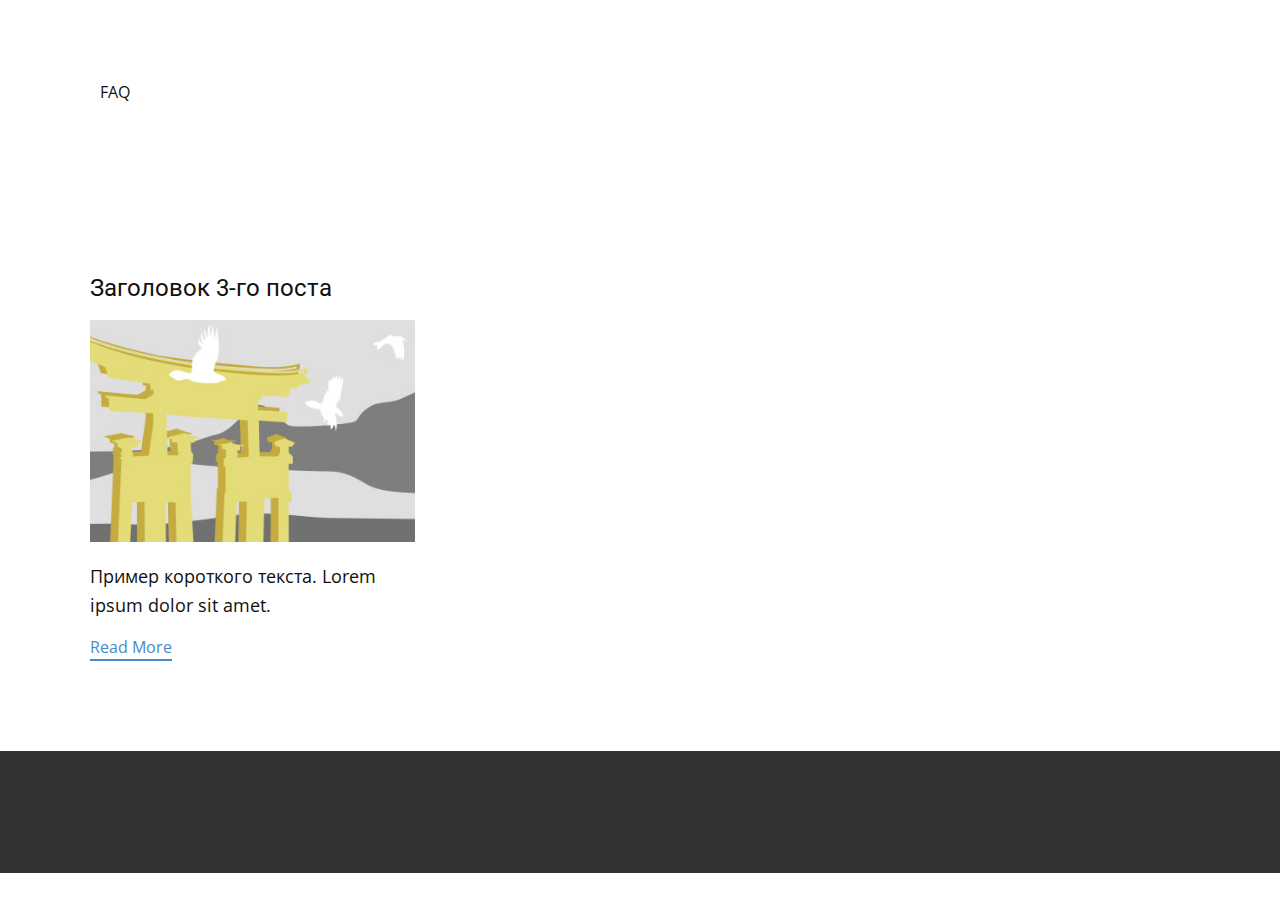
<file: blog/blog.html>
<!DOCTYPE html>
<html style="font-size: 16px;" lang="ru"><head>
    <meta name="viewport" content="width=device-width, initial-scale=1.0">
    <meta charset="utf-8">
    <meta name="keywords" content="">
    <meta name="description" content="">
    <title>Блог</title>
    <link rel="stylesheet" href="../nicepage.css" media="screen">
<link rel="stylesheet" href="../Blog-Template.css" media="screen">
    <script class="u-script" type="text/javascript" src="../jquery.js" defer=""></script>
    <script class="u-script" type="text/javascript" src="../nicepage.js" defer=""></script>
    <meta name="generator" content="Nicepage 7.10.10, nicepage.com">
    
    
    
    
    <link id="u-theme-google-font" rel="stylesheet" href="https://fonts.googleapis.com/css?family=Roboto:100,100i,200,200i,300,300i,400,400i,500,500i,600,600i,700,700i,800,800i,900,900i|Open+Sans:300,300i,400,400i,500,500i,600,600i,700,700i,800,800i">
    <script type="application/ld+json">{
		"@context": "http://schema.org",
		"@type": "Organization",
		"name": ""
}</script>
    <meta name="theme-color" content="#478ac9">
  <meta data-intl-tel-input-cdn-path="intlTelInput/"></head>
  <body data-path-to-root="../" data-include-products="true" class="u-body u-xl-mode" data-lang="ru"><header class="u-clearfix u-header u-header" id="header" data-animation-name="" data-animation-duration="0" data-animation-delay="0" data-animation-direction=""><div class="u-clearfix u-sheet u-valign-middle-lg u-valign-middle-sm u-valign-middle-xl u-sheet-1">
        <a href="../FAQ.html" data-page-id="125210105" class="u-border-0 u-btn u-button-style u-hover-custom-color-1 u-hover-feature u-none u-btn-1" title="FAQ">FAQ</a>
      </div></header>
    <section class="u-clearfix u-section-1" id="block-1">
      <div class="u-clearfix u-sheet u-valign-middle u-sheet-1"><!--blog--><!--blog_options_json--><!--{"type":"Recent","source":"","tags":"","count":""}--><!--/blog_options_json-->
        <div class="u-blog u-expanded-width u-repeater u-repeater-1" data-blog-id="blog-1"><!--blog_post-->
          <div class="u-blog-post u-container-style u-repeater-item u-white u-repeater-item-1">
            <div class="u-container-layout u-similar-container u-valign-top u-container-layout-1"><!--blog_post_header-->
              <h4 class="u-blog-control u-text u-text-1">
                <a class="u-post-header-link" href="../blog/пост-2.html">Заголовок 3-го поста</a>
              </h4><!--/blog_post_header--><!--blog_post_image-->
              <img alt="" class="u-blog-control u-expanded-width u-image u-image-default u-image-1" src="../images/8ad73f3c.jpeg" data-href="../blog/пост-2.html"><!--/blog_post_image--><!--blog_post_content-->
              <div class="u-blog-control u-post-content u-text u-text-2 fr-view">Пример короткого текста. Lorem ipsum dolor sit amet.</div><!--/blog_post_content--><!--blog_post_readmore-->
              <a href="../blog/пост-2.html" class="u-blog-control u-border-2 u-border-palette-1-base u-btn u-btn-rectangle u-button-style u-none u-btn-1"><!--blog_post_readmore_content--><!--options_json--><!--{"content":"Read More","defaultValue":"Читать дальше"}--><!--/options_json-->Read More<!--/blog_post_readmore_content--></a><!--/blog_post_readmore-->
            </div>
          </div><!--/blog_post--><!--blog_post-->
          <!--/blog_post--><!--blog_post-->
          <!--/blog_post-->
        </div><!--/blog-->
      </div>
    </section>
    
    
    
    
    <footer class="u-align-center u-clearfix u-container-align-center u-footer u-grey-80 u-footer" id="footer"><div class="u-clearfix u-sheet u-sheet-1"></div></footer>
    <section class="u-backlink u-clearfix u-grey-80"></section>
  
</body></html>
</file>
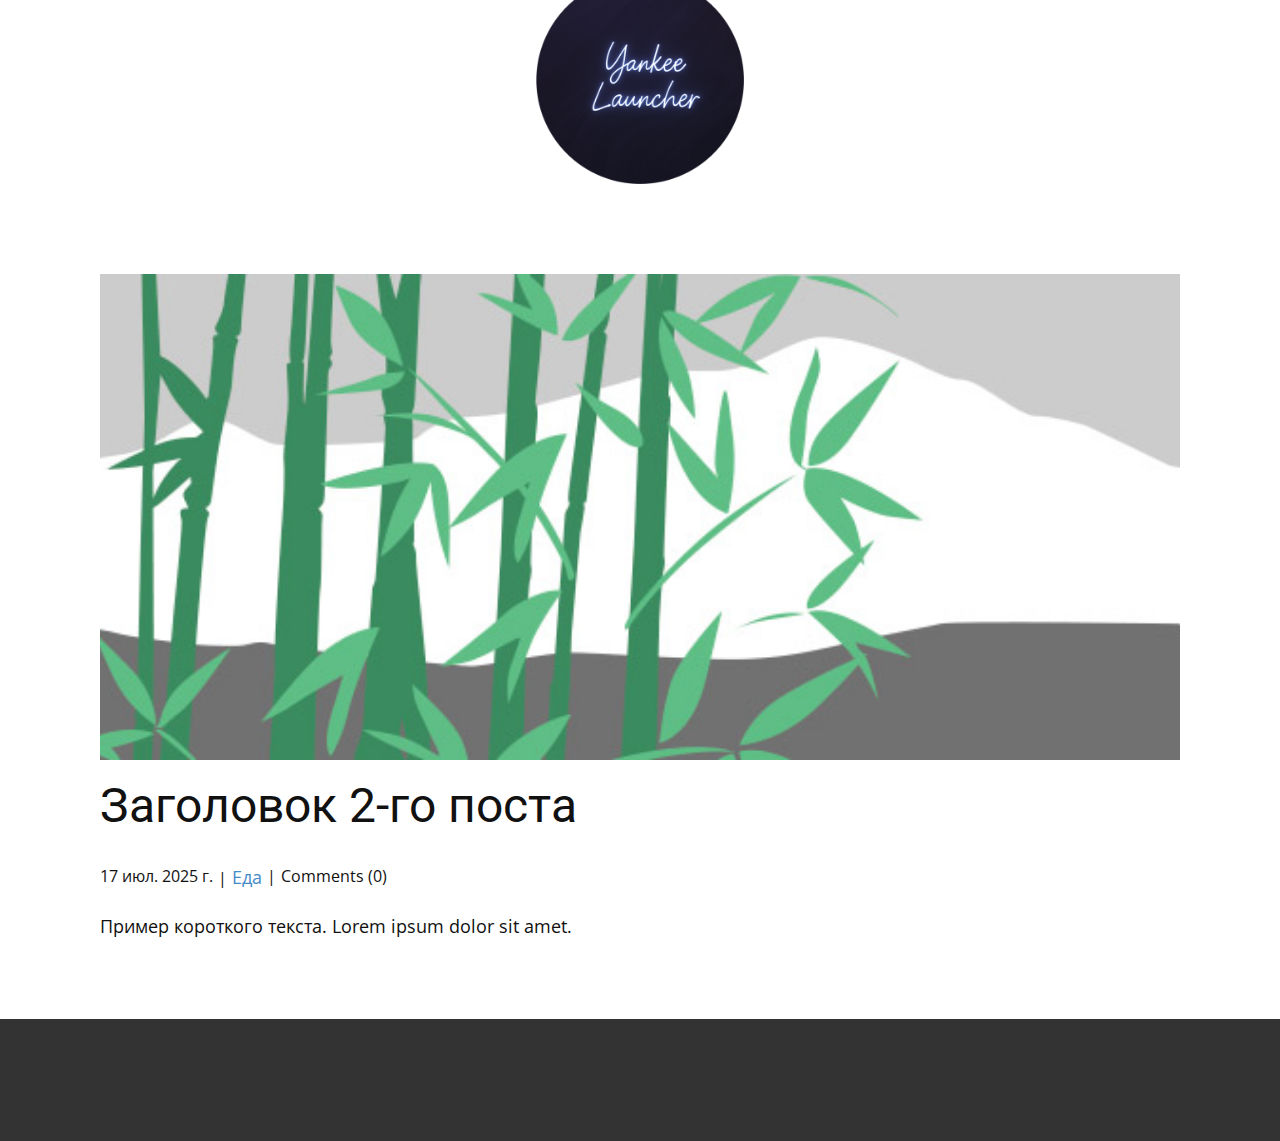
<file: blog/пост-1.html>
<!DOCTYPE html>
<html style="font-size: 16px;" lang="ru"><head>
    <meta name="viewport" content="width=device-width, initial-scale=1.0">
    <meta charset="utf-8">
    <meta name="keywords" content="Заголовок 1-го поста">
    <meta name="description" content="">
    <title>Заголовок 2-го поста</title>
    <link rel="stylesheet" href="../nicepage.css" media="screen">
<link rel="stylesheet" href="../Post-Template.css" media="screen">
    <script class="u-script" type="text/javascript" src="../jquery.js" defer=""></script>
    <script class="u-script" type="text/javascript" src="../nicepage.js" defer=""></script>
    <meta name="generator" content="Nicepage 7.10.10, nicepage.com">
    
    
    
    <link id="u-theme-google-font" rel="stylesheet" href="https://fonts.googleapis.com/css?family=Roboto:100,100i,200,200i,300,300i,400,400i,500,500i,600,600i,700,700i,800,800i,900,900i|Open+Sans:300,300i,400,400i,500,500i,600,600i,700,700i,800,800i">
    <script type="application/ld+json">{
		"@context": "http://schema.org",
		"@type": "Organization",
		"name": "",
		"logo": "images/ya.jpg"
}</script>
    <meta name="theme-color" content="#478ac9">
  <meta data-intl-tel-input-cdn-path="intlTelInput/"></head>
  <body data-path-to-root="./" data-include-products="true" class="u-body u-xl-mode" data-lang="ru"><header class="u-clearfix u-header" id="header" data-animation-name="" data-animation-duration="0" data-animation-delay="0" data-animation-direction=""><div class="u-clearfix u-sheet u-valign-bottom u-sheet-1">
        <a href="#" class="u-align-center u-image u-image-round u-logo u-radius u-image-1" data-image-width="1000" data-image-height="1000">
          <img src="../images/ya.jpg" class="u-logo-image u-logo-image-1">
        </a>
      </div></header>
    <section class="u-align-center u-clearfix u-section-1" id="block-1">
      <div class="u-clearfix u-sheet u-valign-middle-md u-valign-middle-sm u-valign-middle-xs u-sheet-1"><!--post_details--><!--post_details_options_json--><!--{"source":""}--><!--/post_details_options_json--><!--blog_post-->
        <div class="u-container-style u-expanded-width u-post-details u-post-details-1">
          <div class="u-container-layout u-valign-middle u-container-layout-1"><!--blog_post_image-->
            <img alt="" class="u-blog-control u-expanded-width u-image u-image-default u-image-1" src="../images/68f64b9d.jpeg"><!--/blog_post_image--><!--blog_post_header-->
            <h2 class="u-blog-control u-text u-text-1">Заголовок 2-го поста</h2><!--/blog_post_header--><!--blog_post_metadata-->
            <div class="u-blog-control u-metadata u-metadata-1"><!--blog_post_metadata_date--><span class="u-meta-date u-meta-icon">17 июл. 2025 г.</span><!--/blog_post_metadata_date--><!--blog_post_metadata_category--><span class="u-meta-category u-meta-icon"><a href="../blog/blog.html#/blog-1///1">Еда</a></span><!--/blog_post_metadata_category--><!--blog_post_metadata_comments--><span class="u-meta-comments u-meta-icon"><!--blog_post_metadata_comments_content-->Comments (0)<!--/blog_post_metadata_comments_content--></span><!--/blog_post_metadata_comments-->
            </div><!--/blog_post_metadata--><!--blog_post_content-->
            <div class="u-align-justify u-blog-control u-post-content u-text u-text-2 fr-view">
  <p>Пример короткого текста. Lorem ipsum dolor sit amet.</p>
  </div><!--/blog_post_content-->
          </div>
        </div><!--/blog_post--><!--/post_details-->
      </div>
    </section>
    
    
    
    <footer class="u-align-center u-clearfix u-container-align-center u-footer u-grey-80 u-footer" id="footer"><div class="u-clearfix u-sheet u-sheet-1"></div></footer>
    <section class="u-backlink u-clearfix u-grey-80"></section>
  
</body></html>
</file>
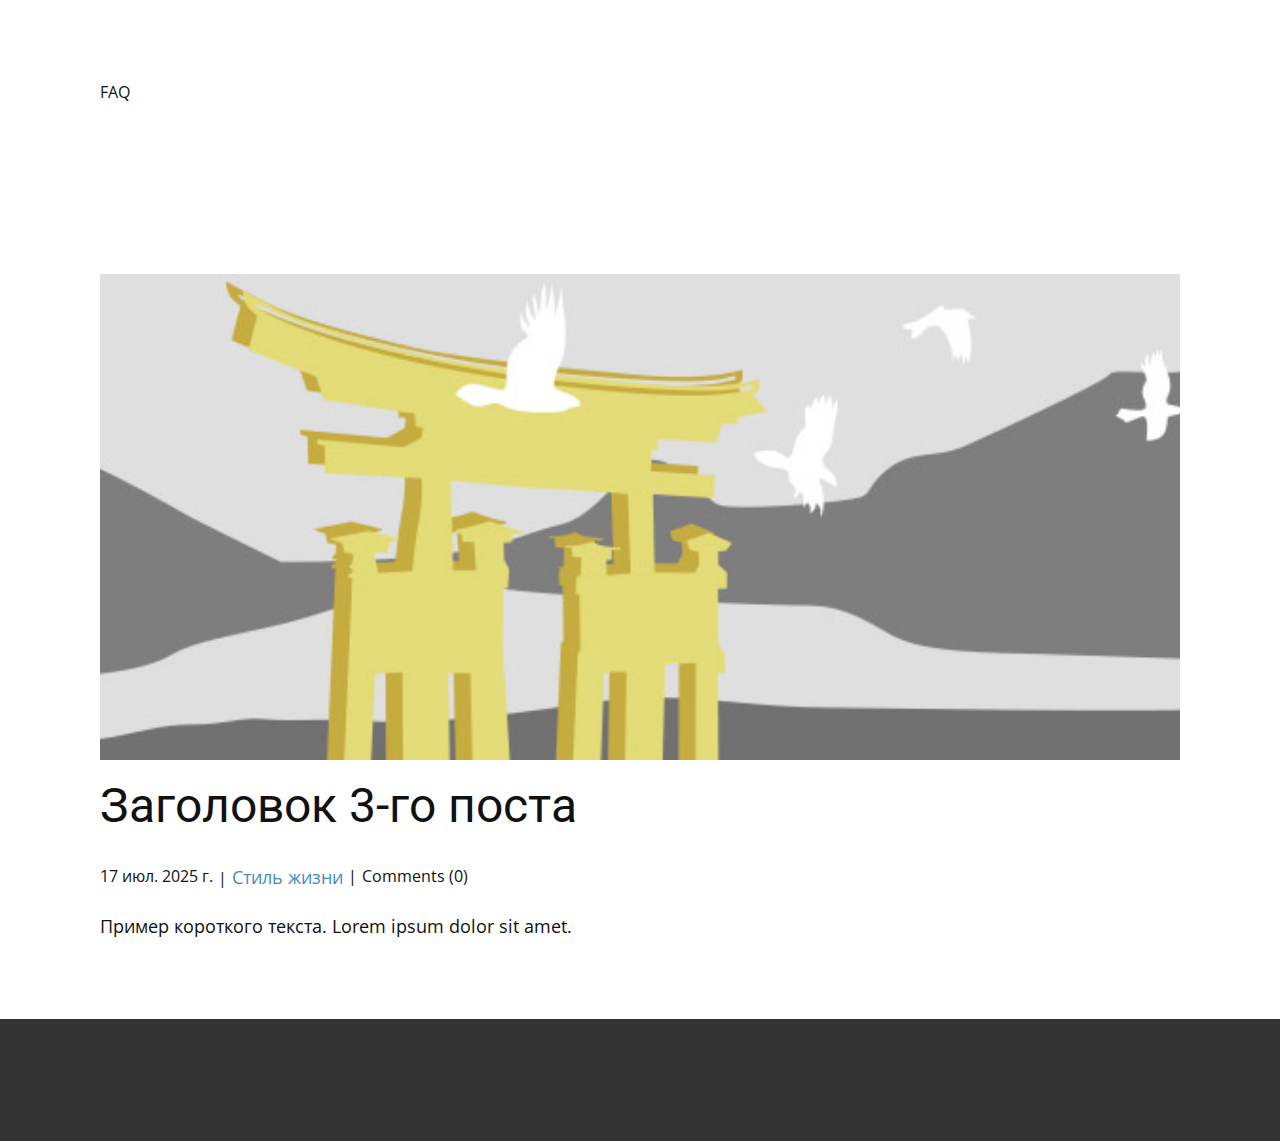
<file: blog/пост-2.html>
<!DOCTYPE html>
<html style="font-size: 16px;" lang="ru"><head>
    <meta name="viewport" content="width=device-width, initial-scale=1.0">
    <meta charset="utf-8">
    <meta name="keywords" content="Заголовок 1-го поста">
    <meta name="description" content="">
    <title>Заголовок 3-го поста</title>
    <link rel="stylesheet" href="../nicepage.css" media="screen">
<link rel="stylesheet" href="../Post-Template.css" media="screen">
    <script class="u-script" type="text/javascript" src="../jquery.js" defer=""></script>
    <script class="u-script" type="text/javascript" src="../nicepage.js" defer=""></script>
    <meta name="generator" content="Nicepage 7.10.10, nicepage.com">
    
    
    
    
    <link id="u-theme-google-font" rel="stylesheet" href="https://fonts.googleapis.com/css?family=Roboto:100,100i,200,200i,300,300i,400,400i,500,500i,600,600i,700,700i,800,800i,900,900i|Open+Sans:300,300i,400,400i,500,500i,600,600i,700,700i,800,800i">
    <script type="application/ld+json">{
		"@context": "http://schema.org",
		"@type": "Organization",
		"name": ""
}</script>
    <meta name="theme-color" content="#478ac9">
  <meta data-intl-tel-input-cdn-path="intlTelInput/"></head>
  <body data-path-to-root="./" data-include-products="true" class="u-body u-xl-mode" data-lang="ru"><header class="u-clearfix u-header u-header" id="header" data-animation-name="" data-animation-duration="0" data-animation-delay="0" data-animation-direction=""><div class="u-clearfix u-sheet u-valign-middle-lg u-valign-middle-sm u-valign-middle-xl u-sheet-1">
        <a href="../FAQ.html" data-page-id="125210105" class="u-border-0 u-btn u-button-style u-hover-custom-color-1 u-hover-feature u-none u-btn-1" title="FAQ">FAQ</a>
      </div></header>
    <section class="u-align-center u-clearfix u-section-1" id="block-1">
      <div class="u-clearfix u-sheet u-valign-middle-md u-valign-middle-sm u-valign-middle-xs u-sheet-1"><!--post_details--><!--post_details_options_json--><!--{"source":""}--><!--/post_details_options_json--><!--blog_post-->
        <div class="u-container-style u-expanded-width u-post-details u-post-details-1">
          <div class="u-container-layout u-valign-middle u-container-layout-1"><!--blog_post_image-->
            <img alt="" class="u-blog-control u-expanded-width u-image u-image-default u-image-1" src="../images/8ad73f3c.jpeg"><!--/blog_post_image--><!--blog_post_header-->
            <h2 class="u-blog-control u-text u-text-1">Заголовок 3-го поста</h2><!--/blog_post_header--><!--blog_post_metadata-->
            <div class="u-blog-control u-metadata u-metadata-1"><!--blog_post_metadata_date--><span class="u-meta-date u-meta-icon">17 июл. 2025 г.</span><!--/blog_post_metadata_date--><!--blog_post_metadata_category--><span class="u-meta-category u-meta-icon"><a href="../blog/blog.html#/blog-1///3">Стиль жизни</a></span><!--/blog_post_metadata_category--><!--blog_post_metadata_comments--><span class="u-meta-comments u-meta-icon"><!--blog_post_metadata_comments_content-->Comments (0)<!--/blog_post_metadata_comments_content--></span><!--/blog_post_metadata_comments-->
            </div><!--/blog_post_metadata--><!--blog_post_content-->
            <div class="u-align-justify u-blog-control u-post-content u-text u-text-2 fr-view">
  <p>Пример короткого текста. Lorem ipsum dolor sit amet.</p>
  </div><!--/blog_post_content-->
          </div>
        </div><!--/blog_post--><!--/post_details-->
      </div>
    </section>
    
    
    
    
    <footer class="u-align-center u-clearfix u-container-align-center u-footer u-grey-80 u-footer" id="footer"><div class="u-clearfix u-sheet u-sheet-1"></div></footer>
    <section class="u-backlink u-clearfix u-grey-80"></section>
  
</body></html>
</file>
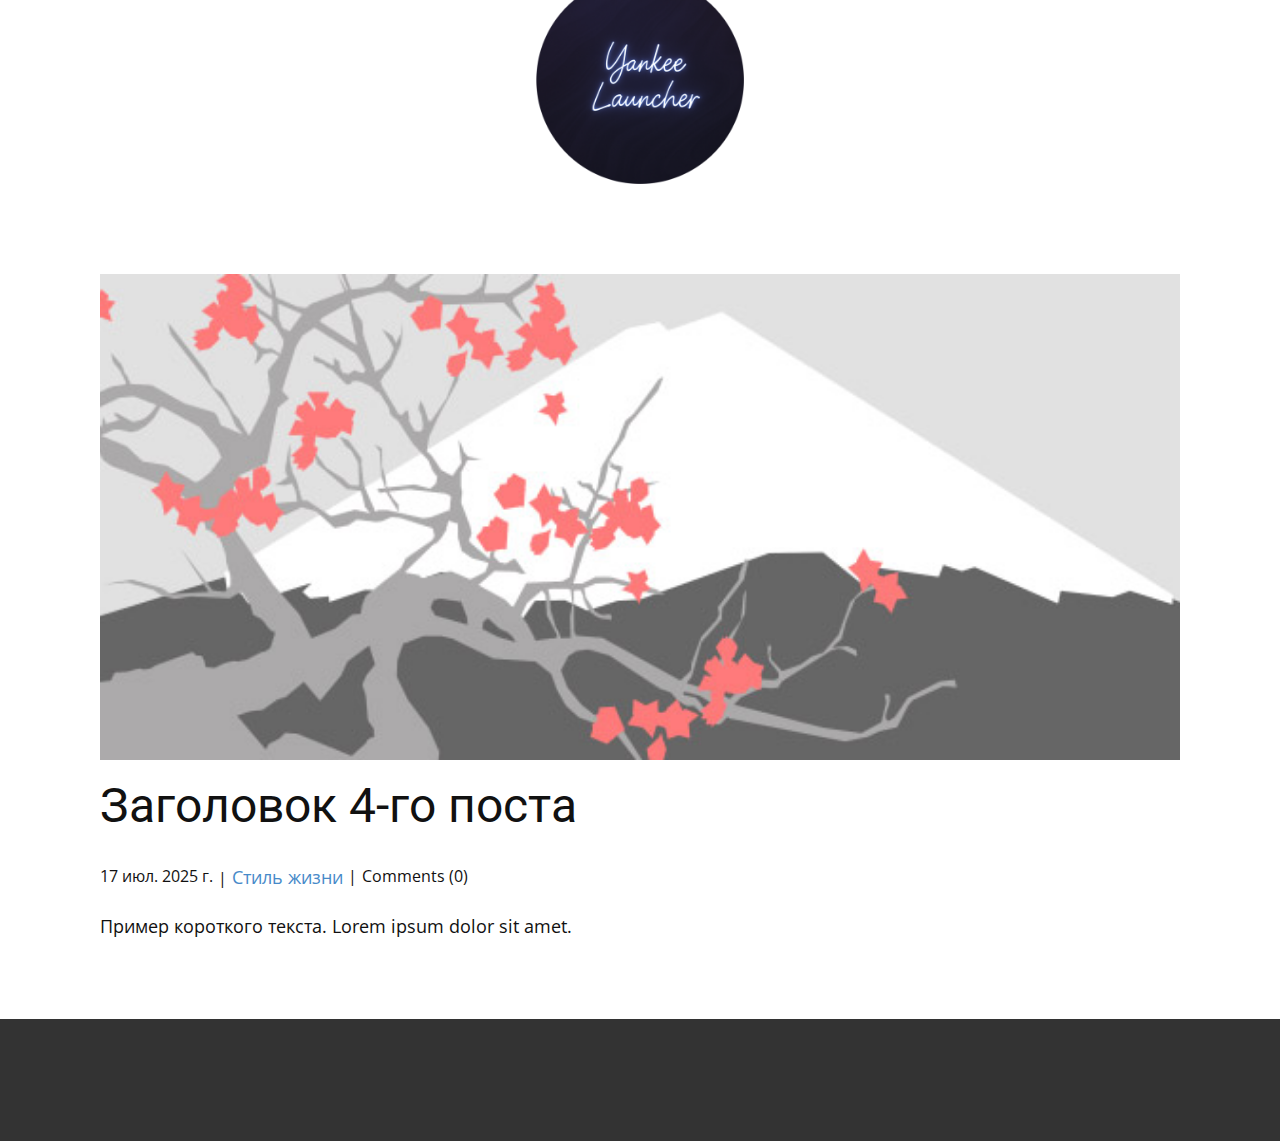
<file: blog/пост-3.html>
<!DOCTYPE html>
<html style="font-size: 16px;" lang="ru"><head>
    <meta name="viewport" content="width=device-width, initial-scale=1.0">
    <meta charset="utf-8">
    <meta name="keywords" content="Заголовок 1-го поста">
    <meta name="description" content="">
    <title>Заголовок 4-го поста</title>
    <link rel="stylesheet" href="../nicepage.css" media="screen">
<link rel="stylesheet" href="../Post-Template.css" media="screen">
    <script class="u-script" type="text/javascript" src="../jquery.js" defer=""></script>
    <script class="u-script" type="text/javascript" src="../nicepage.js" defer=""></script>
    <meta name="generator" content="Nicepage 7.10.10, nicepage.com">
    
    
    
    <link id="u-theme-google-font" rel="stylesheet" href="https://fonts.googleapis.com/css?family=Roboto:100,100i,200,200i,300,300i,400,400i,500,500i,600,600i,700,700i,800,800i,900,900i|Open+Sans:300,300i,400,400i,500,500i,600,600i,700,700i,800,800i">
    <script type="application/ld+json">{
		"@context": "http://schema.org",
		"@type": "Organization",
		"name": "",
		"logo": "images/ya.jpg"
}</script>
    <meta name="theme-color" content="#478ac9">
  <meta data-intl-tel-input-cdn-path="intlTelInput/"></head>
  <body data-path-to-root="./" data-include-products="true" class="u-body u-xl-mode" data-lang="ru"><header class="u-clearfix u-header" id="header" data-animation-name="" data-animation-duration="0" data-animation-delay="0" data-animation-direction=""><div class="u-clearfix u-sheet u-valign-bottom u-sheet-1">
        <a href="#" class="u-align-center u-image u-image-round u-logo u-radius u-image-1" data-image-width="1000" data-image-height="1000">
          <img src="../images/ya.jpg" class="u-logo-image u-logo-image-1">
        </a>
      </div></header>
    <section class="u-align-center u-clearfix u-section-1" id="block-1">
      <div class="u-clearfix u-sheet u-valign-middle-md u-valign-middle-sm u-valign-middle-xs u-sheet-1"><!--post_details--><!--post_details_options_json--><!--{"source":""}--><!--/post_details_options_json--><!--blog_post-->
        <div class="u-container-style u-expanded-width u-post-details u-post-details-1">
          <div class="u-container-layout u-valign-middle u-container-layout-1"><!--blog_post_image-->
            <img alt="" class="u-blog-control u-expanded-width u-image u-image-default u-image-1" src="../images/0fd3416c.jpeg"><!--/blog_post_image--><!--blog_post_header-->
            <h2 class="u-blog-control u-text u-text-1">Заголовок 4-го поста</h2><!--/blog_post_header--><!--blog_post_metadata-->
            <div class="u-blog-control u-metadata u-metadata-1"><!--blog_post_metadata_date--><span class="u-meta-date u-meta-icon">17 июл. 2025 г.</span><!--/blog_post_metadata_date--><!--blog_post_metadata_category--><span class="u-meta-category u-meta-icon"><a href="../blog/blog.html#/blog-1///3">Стиль жизни</a></span><!--/blog_post_metadata_category--><!--blog_post_metadata_comments--><span class="u-meta-comments u-meta-icon"><!--blog_post_metadata_comments_content-->Comments (0)<!--/blog_post_metadata_comments_content--></span><!--/blog_post_metadata_comments-->
            </div><!--/blog_post_metadata--><!--blog_post_content-->
            <div class="u-align-justify u-blog-control u-post-content u-text u-text-2 fr-view">
  <p>Пример короткого текста. Lorem ipsum dolor sit amet.</p>
  </div><!--/blog_post_content-->
          </div>
        </div><!--/blog_post--><!--/post_details-->
      </div>
    </section>
    
    
    
    <footer class="u-align-center u-clearfix u-container-align-center u-footer u-grey-80 u-footer" id="footer"><div class="u-clearfix u-sheet u-sheet-1"></div></footer>
    <section class="u-backlink u-clearfix u-grey-80"></section>
  
</body></html>
</file>
